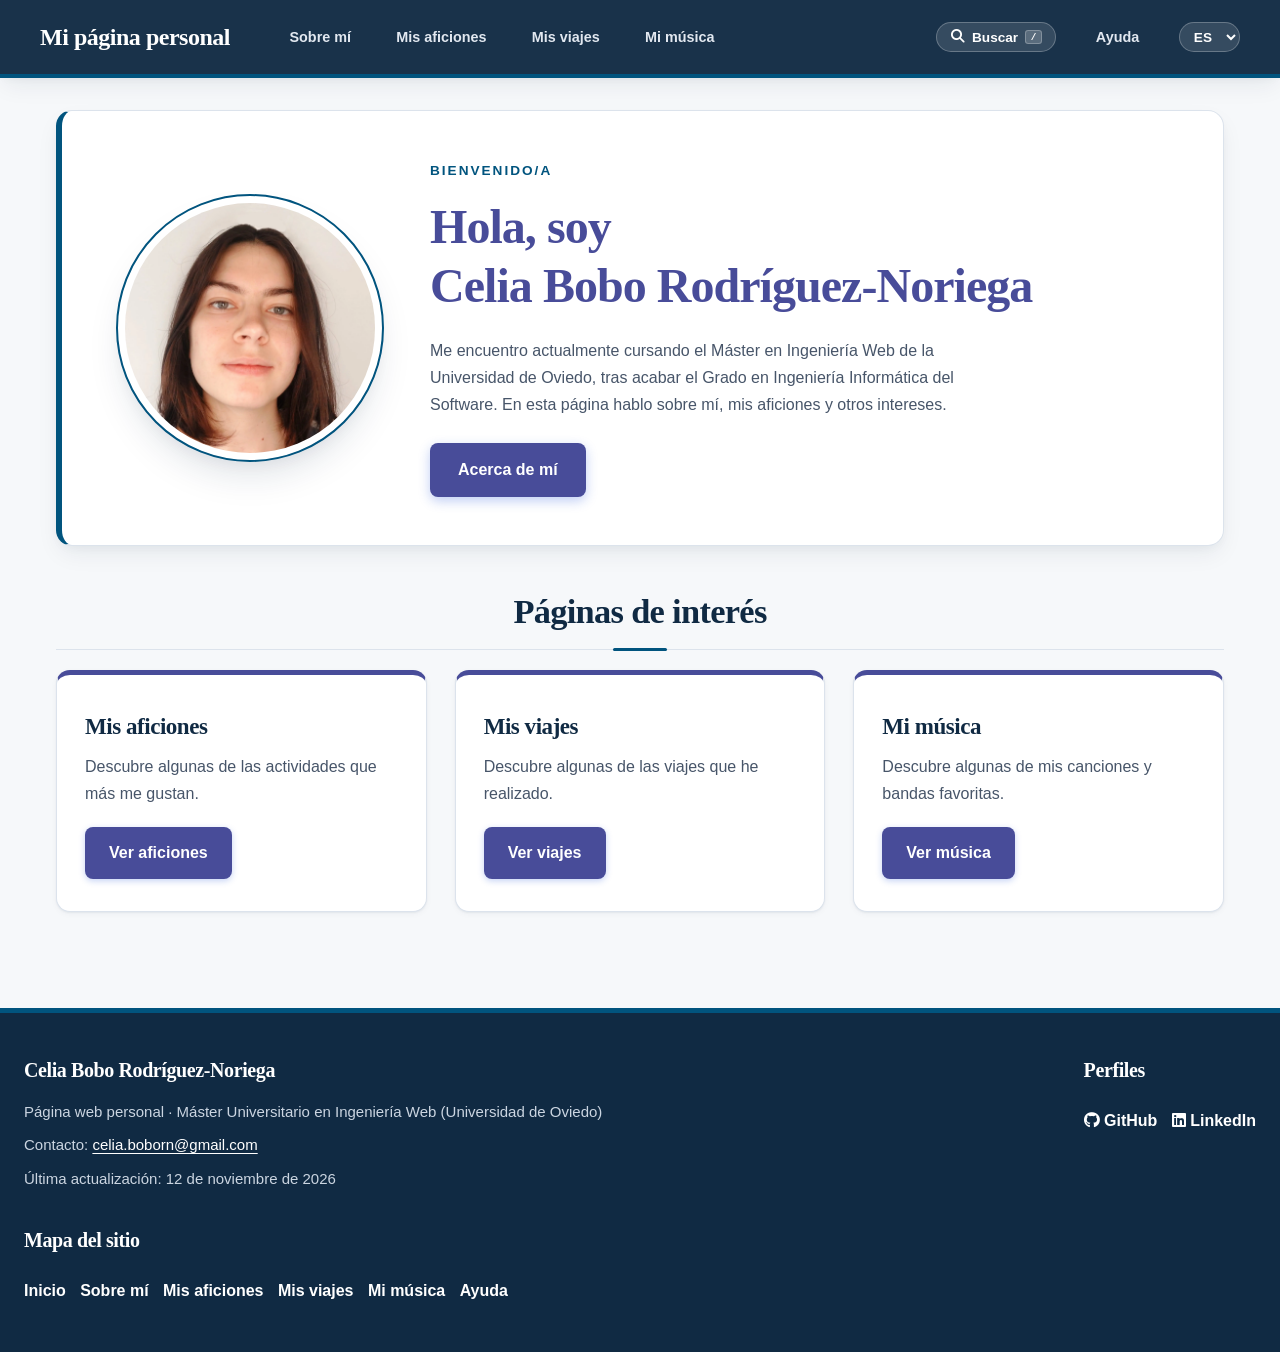
<file: index.html>
<!DOCTYPE html>
<html lang="es">
    <head>
        <meta charset="UTF-8">
        <meta name="viewport" content="width=device-width, initial-scale=1.0">
        <meta name="description" content="Página web personal de Celia Bobo Rodríguez-Noriega">
        <title data-i18n="index.meta.title">Inicio | Mi página personal</title>
        <link rel="stylesheet" href="css/estilos.css">
        <link rel="stylesheet" href="https://cdnjs.cloudflare.com/ajax/libs/font-awesome/6.4.0/css/all.min.css">
        <script>
            (function() {
                const idiomaGuardado = localStorage.getItem('idioma_pref');
                if (idiomaGuardado === 'en') {
                    document.documentElement.classList.add('traduciendo');
                }
            })();
        </script>
    </head>
    <body class="pagina-inicio">
        <a href="#main-content" data-i18n="skip.link">Saltar al contenido principal</a>
        <header>
            <h1><a href="index.html" data-i18n="header.title">Mi página personal</a></h1>
            <nav aria-label="Navegación principal" data-i18n-aria-label="aria.mainNav">
                <a href="sobre-mi.html" data-i18n="nav.sobreMi">Sobre mí</a>
                <a href="aficiones.html" data-i18n="nav.aficiones">Mis aficiones</a>
                <a href="viajes.html" data-i18n="nav.viajes">Mis viajes</a>
                <a href="musica.html" data-i18n="nav.musica">Mi música</a>
            </nav>
            <nav aria-label="Navegación secundaria" data-i18n-aria-label="aria.secondaryNav">
                <button type="button" aria-haspopup="dialog" aria-expanded="false" data-i18n-title="search.openTitle" title="Buscar en el sitio web (Atajo: /)" aria-label="Buscar en el sitio" data-i18n-aria-label="aria.searchOpen">
                    <span class="fa-solid fa-magnifying-glass" aria-hidden="true"></span>
                    <span data-i18n="search.openBtn">Buscar</span>
                    <kbd>/</kbd>
                </button>
                <a href="ayuda.html" data-i18n="nav.ayuda">Ayuda</a>
                <label for="selector-idioma">
                    <span class="sr-only" data-i18n="lang.label">Seleccionar idioma</span>
                    <select id="selector-idioma" onchange="cambiarIdioma(this.value)">
                        <option value="es">ES</option>
                        <option value="en">EN</option>
                    </select>
                </label>
            </nav>
        </header>
        <main id="main-content">
            <!-- SECCIÓN 1: Bienvenida -->
            <section>
                <p data-i18n="index.welcome">BIENVENIDO/A</p>

                <h2>
                    <span data-i18n="index.greeting">Hola, soy</span>
                    <span>Celia Bobo Rodríguez-Noriega</span>
                </h2>

                <p data-i18n="index.bio">
                    Me encuentro actualmente cursando el Máster en
                    Ingeniería Web de la Universidad de Oviedo, tras
                    acabar el Grado en Ingeniería Informática del
                    Software. En esta página hablo sobre mí, mis
                    aficiones y otros intereses.
                </p>

                <a href="sobre-mi.html" title="Ir a la sección con información personal y académica" data-i18n-title="title.aboutLink" data-i18n="index.btnAbout">
                    Acerca de mí
                </a>
                <img
                    src="multimedia/img/foto-perfil.webp"
                    alt="Fotografía de Celia Bobo Rodríguez-Noriega" data-i18n-alt="alt.profilePhoto"
                    height="2048"
                    width="2048"
                >
            </section>

            <!-- SECCIÓN 2: Páginas de interés -->
            <section id="intereses">
                <h2 data-i18n="index.interests.title">Páginas de interés</h2>
                
                <article>
                    <h3 data-i18n="index.interests.hobbies.h3">Mis aficiones</h3>
                    <p data-i18n="index.interests.hobbies.p">
                        Descubre algunas de las actividades e intereses: mis películas y series favoritas, mis mascotas o mis visitas al Jardín Botánico de Gijón.

                    </p>
                    <a href="aficiones.html" title="Explorar películas, mascotas y botánica" data-i18n-title="title.hobbiesCard" data-i18n="index.interests.hobbies.btn">Ver aficiones</a>
                </article>

                <article>
                    <h3 data-i18n="index.interests.travels.h3">Mis viajes</h3>
                    <p data-i18n="index.interests.travels.p">
                        Descubre algunos de los viajes que he realizado: Sanabria, Alemania y Chicago.
                    </p>
                    <a href="viajes.html" title="Explorar viajes a Sanabria, Alemania y Estados Unidos" data-i18n-title="title.travelsCard" data-i18n="index.interests.travels.btn">Ver viajes</a>
                </article>

                <article>
                    <h3 data-i18n="index.interests.music.h3">Mi música</h3>
                    <p data-i18n="index.interests.music.p">
                        Descubre algunas de mis canciones y bandas favoritas, desde música española hasta bandas japonesas.
                    </p>
                    <a href="musica.html" title="Escuchar grupos y canciones favoritas" data-i18n-title="title.musicCard" data-i18n="index.interests.music.btn">Ver música</a>
                </article>
            </section>
        </main>

        <!-- Buscador modal semántico -->
        <dialog aria-label="Buscador del sitio web" data-i18n-aria-label="aria.searchDialog">
            <form role="search" method="dialog">
                <label for="campo-busqueda">
                    <span class="fa-solid fa-magnifying-glass" aria-hidden="true"></span>
                    <span class="sr-only" data-i18n="search.label">Buscar contenido</span>
                    <input id="campo-busqueda" type="search" name="q" placeholder="Buscar en el sitio web... (ej. Coraline, viajes, CV)" autocomplete="off" spellcheck="false" data-i18n="search.placeholder">
                </label>
                <button type="reset" title="Borrar búsqueda" data-i18n-title="search.clear" aria-label="Borrar texto" data-i18n-aria-label="aria.searchClear">
                    <span class="fa-solid fa-xmark" aria-hidden="true"></span>
                </button>
                <button type="submit" value="cancel" title="Cerrar buscador (Escape)" data-i18n-title="search.close" aria-label="Cerrar modal" data-i18n-aria-label="aria.searchClose">
                    <kbd>Esc</kbd>
                </button>
            </form>
            <output aria-live="polite">
                <!-- Se inyecta dinámicamente -->
            </output>
            <footer>
                <small>
                    <kbd>↑</kbd> <kbd>↓</kbd> <span data-i18n="search.hintNav">para navegar</span>
                    <kbd>Enter</kbd> <span data-i18n="search.hintSelect">para abrir</span>
                    <kbd>Esc</kbd> <span data-i18n="search.hintClose">para cerrar</span>
                </small>
            </footer>
        </dialog>

        <footer>
            <section>
                <h2>Celia Bobo Rodríguez-Noriega</h2>
                <p data-i18n="footer.master">Página web personal · Máster Universitario en Ingeniería Web (Universidad de Oviedo)</p>
                <p><span data-i18n="footer.contact">Contacto:</span> <a href="mailto:celia.boborn@gmail.com" title="Enviar un correo electrónico a Celia" data-i18n-title="title.mailFooter">celia.boborn@gmail.com</a></p>
                <p><span data-i18n="footer.lastMod">Última actualización:</span> <time datetime="2026-11-12" data-i18n="footer.date">12 de noviembre de 2026</time></p>
            </section>
            <nav aria-label="Redes sociales y perfiles profesionales" data-i18n-aria-label="aria.social">
                <h2 data-i18n="footer.social">Perfiles</h2>
                <ul>
                    <li>
                        <a href="https://github.com/celiabrn" target="_blank" rel="noopener noreferrer" title="Perfil de GitHub de Celia (se abre en una pestaña nueva)" data-i18n-title="title.githubExt" aria-label="Perfil de GitHub de Celia (se abre en una pestaña nueva)" data-i18n-aria-label="aria.github">
                            <span class="fa-brands fa-github" aria-hidden="true"></span> GitHub
                        </a>
                    </li>
                    <li>
                        <a href="https://linkedin.com/in/celia-bobo-rodríguez-noriega" target="_blank" rel="noopener noreferrer" title="Perfil de LinkedIn de Celia (se abre en una pestaña nueva)" data-i18n-title="title.linkedinExt" aria-label="Perfil de LinkedIn de Celia (se abre en una pestaña nueva)" data-i18n-aria-label="aria.linkedin">
                            <span class="fa-brands fa-linkedin" aria-hidden="true"></span> LinkedIn
                        </a>
                    </li>           
                </ul>
            </nav>
            <nav aria-label="Mapa del sitio" data-i18n-aria-label="aria.sitemap">
                <h2 data-i18n="footer.sitemap">Mapa del sitio</h2>
                <ul>
                    <li><a href="index.html" data-i18n="nav.inicio">Inicio</a></li>
                    <li><a href="sobre-mi.html" data-i18n="nav.sobreMi">Sobre mí</a></li>
                    <li><a href="aficiones.html" data-i18n="nav.aficiones">Mis aficiones</a></li>
                    <li><a href="viajes.html" data-i18n="nav.viajes">Mis viajes</a></li>
                    <li><a href="musica.html" data-i18n="nav.musica">Mi música</a></li>
                    <li><a href="ayuda.html" data-i18n="nav.ayuda">Ayuda</a></li>
                </ul>
            </nav>
        </footer>
        <script src="js/i18n.js"></script>
        <script src="js/buscador.js"></script>
    </body>
</html>
</file>
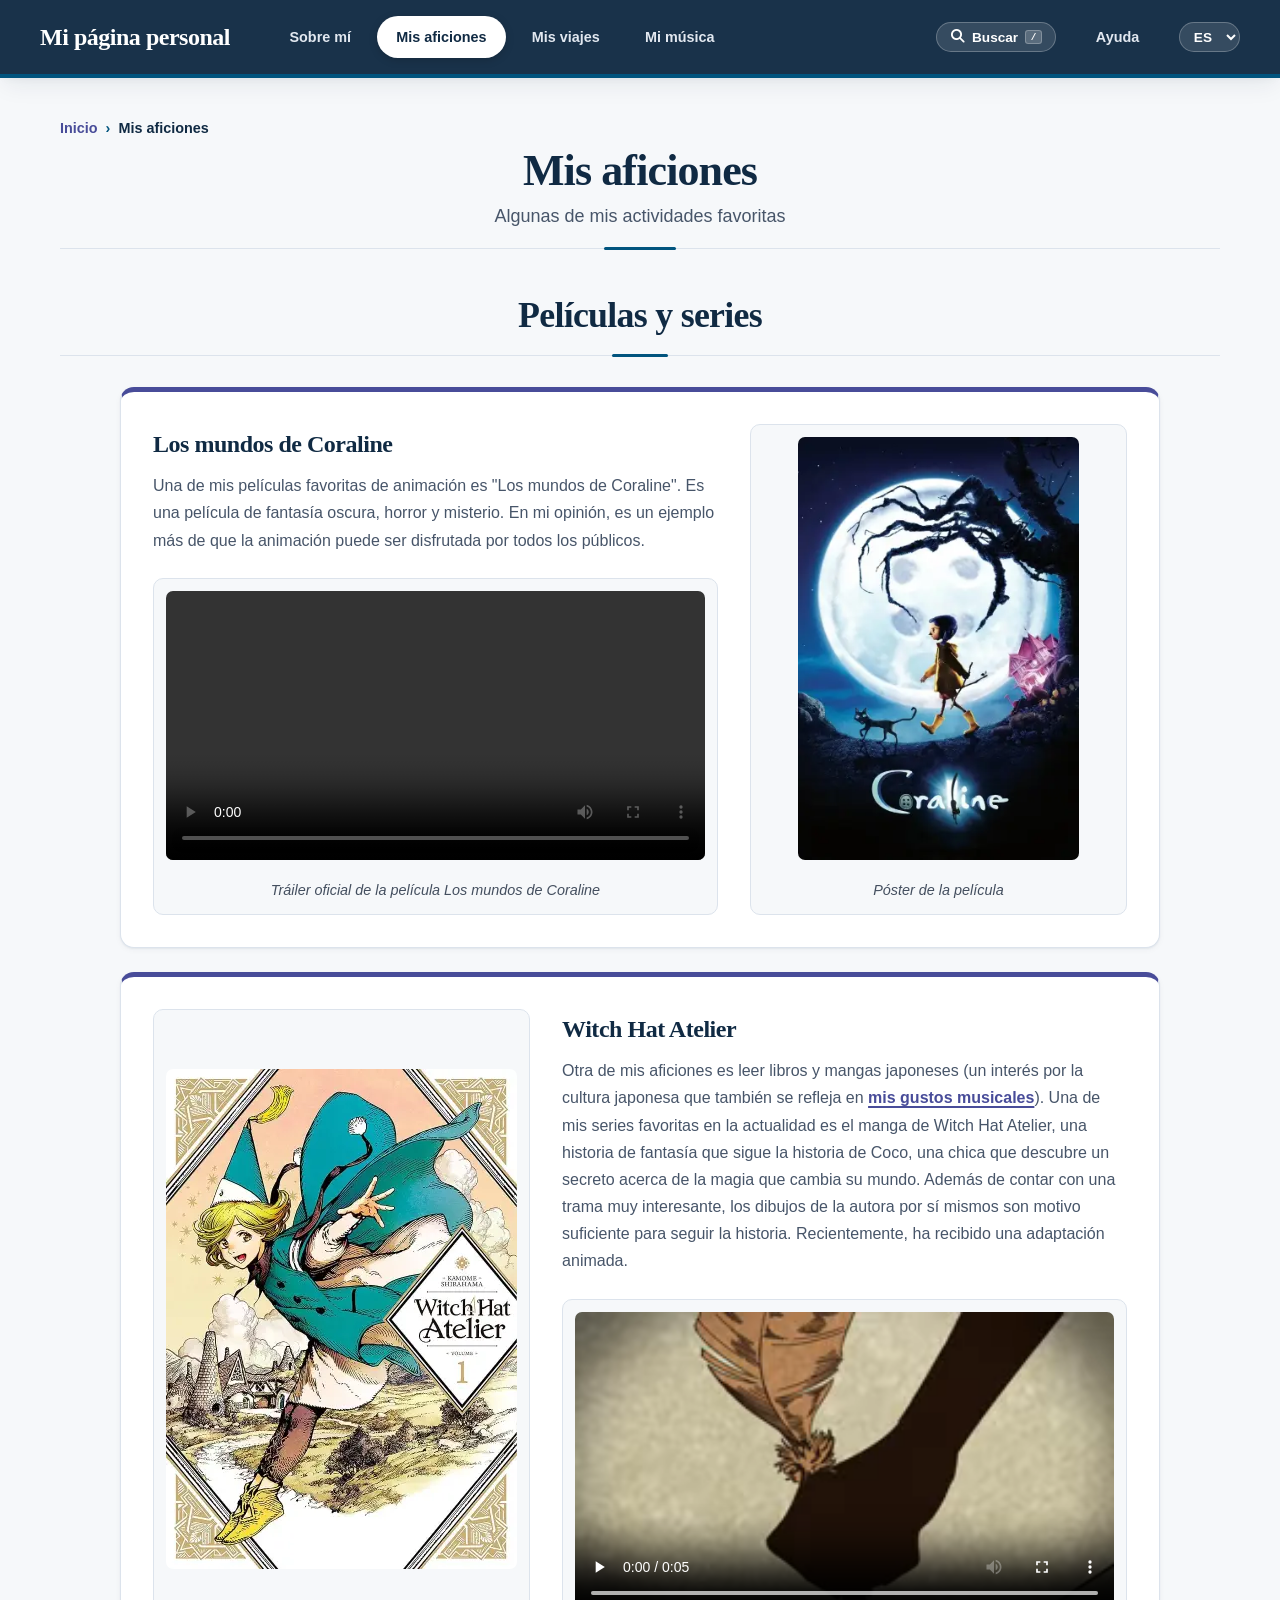
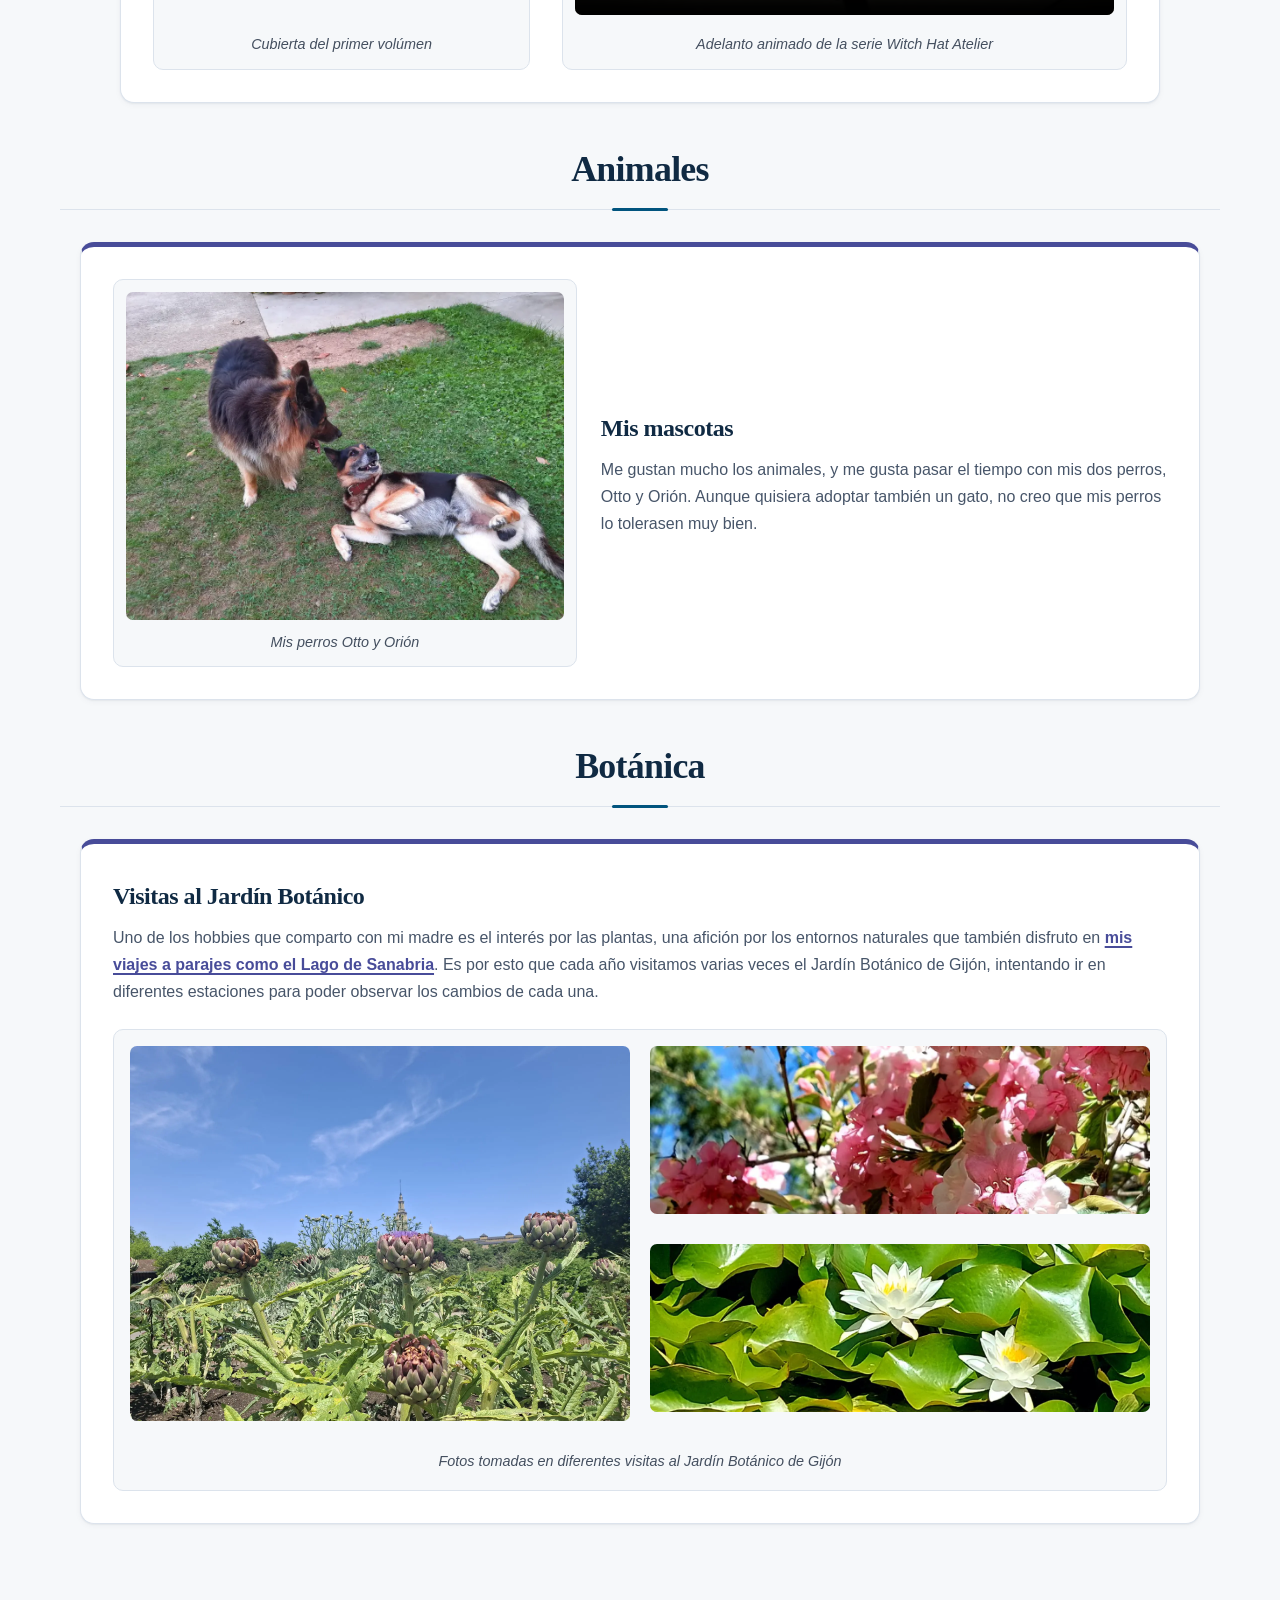
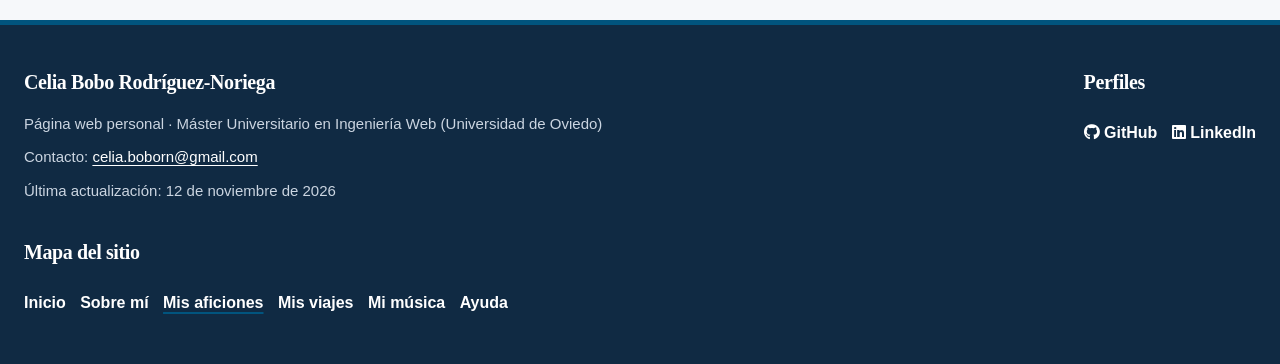
<file: aficiones.html>
<!DOCTYPE html>
<html lang="es">
    <head>
        <meta charset="UTF-8">
        <meta name="viewport" content="width=device-width, initial-scale=1.0">
        <meta name="description" content="Aficiones e intereses de Celia Bobo Rodríguez-Noriega">
        <title data-i18n="hobbies.meta.title">Aficiones | Mi página personal</title>
        <link rel="stylesheet" href="css/estilos.css">
        <link rel="stylesheet" href="https://cdnjs.cloudflare.com/ajax/libs/font-awesome/6.4.0/css/all.min.css">
        
        <script>
            (function() {
                const idiomaGuardado = localStorage.getItem('idioma_pref');
                if (idiomaGuardado === 'en') {
                    document.documentElement.classList.add('traduciendo');
                }
            })();
        </script>
    </head>
    <body>
        <a href="#main-content" data-i18n="skip.link">Saltar al contenido principal</a>
        <header>
            <h1><a href="index.html" data-i18n="header.title">Mi página personal</a></h1>
            <nav aria-label="Navegación principal" data-i18n-aria-label="aria.mainNav">
                <a href="sobre-mi.html" data-i18n="nav.sobreMi">Sobre mí</a>
                <a href="aficiones.html" aria-current="page" data-i18n="nav.aficiones">Mis aficiones</a>
                <a href="viajes.html" data-i18n="nav.viajes">Mis viajes</a>
                <a href="musica.html" data-i18n="nav.musica">Mi música</a>
            </nav>
            <nav aria-label="Navegación secundaria" data-i18n-aria-label="aria.secondaryNav">
                <button type="button" aria-haspopup="dialog" aria-expanded="false" data-i18n-title="search.openTitle" title="Buscar en el sitio web (Atajo: /)" aria-label="Buscar en el sitio" data-i18n-aria-label="aria.searchOpen">
                    <span class="fa-solid fa-magnifying-glass" aria-hidden="true"></span>
                    <span data-i18n="search.openBtn">Buscar</span>
                    <kbd>/</kbd>
                </button>
                <a href="ayuda.html" data-i18n="nav.ayuda">Ayuda</a>
                <label for="selector-idioma">
                    <span class="sr-only" data-i18n="lang.label">Seleccionar idioma</span>
                    <select id="selector-idioma" onchange="cambiarIdioma(this.value)">
                        <option value="es">ES</option>
                        <option value="en">EN</option>
                    </select>
                </label>
            </nav>
        </header>
        <main id="main-content">
            <nav aria-label="Migas de pan" data-i18n-aria-label="aria.breadcrumb">
                <ol>
                    <li><a href="index.html" data-i18n="nav.inicio">Inicio</a></li>
                    <li aria-current="page" data-i18n="nav.aficiones">Mis aficiones</li>
                </ol>
            </nav>
            <header>
                <h2 data-i18n="nav.aficiones">Mis aficiones</h2>
                <p data-i18n="hobbies.header.p">Algunas de mis actividades favoritas</p>
            </header>

            <!-- SECCIÓN 1: Películas y Series -->
            <section id="peliculas">
                <h2 data-i18n="hobbies.movies.section">Películas y series</h2>
                
                <article>
                    <header>
                        <h3 data-i18n="hobbies.coraline.h3">Los mundos de Coraline</h3>
                        <p data-i18n="hobbies.coraline.p">
                            Una de mis películas favoritas de animación es "Los mundos de Coraline". Es una película
                            de fantasía oscura, horror y misterio. En mi opinión, es un ejemplo más de que la animación
                            puede ser disfrutada por todos los públicos.
                        </p>
                    </header>
                    <figure>
                        <video controls preload="metadata" title="Reproductor de vídeo: tráiler oficial de la película Los mundos de Coraline en stop-motion" data-i18n-title="title.coralineVideo">
                            <source src="multimedia/video/coraline.mp4" type="video/mp4">
                            <track kind="captions" src="multimedia/video/coraline-es.vtt" srclang="es" label="Español" default>
                            <track kind="captions" src="multimedia/video/coraline-en.vtt" srclang="en" label="English">
                            Tu navegador no admite la reproducción de vídeo.
                        </video>
                        <figcaption data-i18n="hobbies.coraline.videoCap">Tráiler oficial de la película Los mundos de Coraline</figcaption>
                    </figure>
                    <figure>
                        <img src="multimedia/img/coraline-cover.webp" alt="Póster oficial de la película Los mundos de Coraline mostrando a la protagonista con un fondo tétrico de botones y misterio" data-i18n-alt="alt.coraline" title="Póster oficial de Los mundos de Coraline" data-i18n-title="title.coralineImg" width="867" height="1300">
                        <figcaption data-i18n="hobbies.coraline.imgCap">Póster de la película</figcaption>
                    </figure>
                </article>

                <article>
                    <header>
                        <h3 data-i18n="hobbies.wha.h3">Witch Hat Atelier</h3>
                        <p data-i18n="hobbies.wha.p">
                            Otra de mis aficiones es leer libros y mangas japoneses. Una de mis series favoritas en la actualidad es 
                            el manga de Witch Hat Atelier, una historia de fantasía que sigue la historia de Coco, una chica que descubre 
                            un secreto acerca de la magia que cambia su mundo. Además de contar con una trama muy interesante, los dibujos
                            de la autora por sí mismos son motivo suficiente para seguir la historia. Recientemente, ha recibido una adaptación
                            animada.
                        </p>
                    </header>
                    <figure>
                        <video controls preload="metadata" title="Reproductor de vídeo: adelanto de Witch Hat Atelier" data-i18n-title="title.whaVideo">
                            <source src="multimedia/video/wha.mp4" type="video/mp4">
                            <track kind="captions" src="multimedia/video/wha-es.vtt" srclang="es" label="Español" default>
                            <track kind="captions" src="multimedia/video/wha-en.vtt" srclang="en" label="English">
                            Tu navegador no admite la reproducción de vídeo.
                        </video>
                        <figcaption data-i18n="hobbies.wha.videoCap">Adelanto animado de la serie Witch Hat Atelier</figcaption>
                    </figure>
                    <figure>
                        <img src="multimedia/img/wha-cover.webp" alt="Cubierta del primer volumen del manga Witch Hat Atelier" data-i18n-alt="alt.wha" title="Cubierta del primer volumen de Witch Hat Atelier" data-i18n-title="title.whaImg" width="702" height="1000">
                        <figcaption data-i18n="hobbies.wha.imgCap">Cubierta del primer volúmen</figcaption>
                    </figure>
                </article>
            </section>

            <!-- SECCIÓN 2: Animales -->
            <section id="animales">
                <h2 data-i18n="hobbies.animals.section">Animales</h2>
                <article>
                    <figure>
                        <img src="multimedia/img/perros.webp" loading="lazy" alt="Fotografía de mis perros Otto y Orión" data-i18n-alt="alt.dogs" title="Otto y Orión" data-i18n-title="title.dogsImg" width="2000" height="1500">
                        <figcaption data-i18n="hobbies.animals.cap">Mis perros Otto y Orión</figcaption>
                    </figure>
                    <header>
                        <h3 data-i18n="hobbies.animals.h3">Mis mascotas</h3>
                        <p data-i18n="hobbies.animals.p">
                            Me gustan mucho los animales, y me gusta pasar el tiempo con mis dos perros, Otto y Orión. Aunque
                            quisiera adoptar también un gato, no creo que mis perros lo tolerasen muy bien.
                        </p>
                    </header>
                </article>
            </section>

            <!-- SECCIÓN 3: Botánica -->
            <section id="botanica">
                <h2 data-i18n="hobbies.botany.section">Botánica</h2>
                <article>
                    <h3 data-i18n="hobbies.botany.h3">Visitas al Jardín Botánico</h3>
                    <p data-i18n="hobbies.botany.p">
                        Uno de los hobbies que comparto con mi madre es el interés por las plantas. Es por esto que
                        cada año visitamos varias veces el Jardín Botánico de Gijón, intentando ir en diferentes estaciones 
                        para poder observar los cambios de cada una.
                    </p>
                    <figure>
                        <img src="multimedia/img/botanico1.webp" loading="lazy" alt="Flores de alcachofa en la huerta del botánico" data-i18n-alt="alt.botany1" title="Flores de alcachofa en el Jardín Botánico de Gijón" data-i18n-title="title.botany1Img" width="2000" height="1500">
                        <img src="multimedia/img/botanico2.webp" loading="lazy" alt="Flores de azalea en el botánico" data-i18n-alt="alt.botany2" title="Flores de azalea en el Jardín Botánico de Gijón" data-i18n-title="title.botany2Img" width="1153" height="2048">
                        <img src="multimedia/img/botanico3.webp" loading="lazy" alt="Nenúfares en flor en el botánico" data-i18n-alt="alt.botany3" title="Nenúfares en flor en el Jardín Botánico de Gijón" data-i18n-title="title.botany3Img" width="1536" height="2048">
                        <figcaption data-i18n="hobbies.botany.cap">Fotos tomadas en diferentes visitas al Jardín Botánico de Gijón</figcaption>
                    </figure>
                </article>
            </section>
        </main>

        <!-- Buscador modal semántico -->
        <dialog aria-label="Buscador del sitio web" data-i18n-aria-label="aria.searchDialog">
            <form role="search" method="dialog">
                <label for="campo-busqueda">
                    <span class="fa-solid fa-magnifying-glass" aria-hidden="true"></span>
                    <span class="sr-only" data-i18n="search.label">Buscar contenido</span>
                    <input id="campo-busqueda" type="search" name="q" placeholder="Buscar en el sitio web... (ej. Coraline, viajes, CV)" autocomplete="off" spellcheck="false" data-i18n="search.placeholder">
                </label>
                <button type="reset" title="Borrar búsqueda" data-i18n-title="search.clear" aria-label="Borrar texto" data-i18n-aria-label="aria.searchClear">
                    <span class="fa-solid fa-xmark" aria-hidden="true"></span>
                </button>
                <button type="submit" value="cancel" title="Cerrar buscador (Escape)" data-i18n-title="search.close" aria-label="Cerrar modal" data-i18n-aria-label="aria.searchClose">
                    <kbd>Esc</kbd>
                </button>
            </form>
            <output aria-live="polite">
                <!-- Se inyecta dinámicamente -->
            </output>
            <footer>
                <small>
                    <kbd>↑</kbd> <kbd>↓</kbd> <span data-i18n="search.hintNav">para navegar</span>
                    <kbd>Enter</kbd> <span data-i18n="search.hintSelect">para abrir</span>
                    <kbd>Esc</kbd> <span data-i18n="search.hintClose">para cerrar</span>
                </small>
            </footer>
        </dialog>

        <footer>
            <section>
                <h2>Celia Bobo Rodríguez-Noriega</h2>
                <p data-i18n="footer.master">Página web personal · Máster Universitario en Ingeniería Web (Universidad de Oviedo)</p>
                <p><span data-i18n="footer.contact">Contacto:</span> <a href="mailto:celia.boborn@gmail.com" title="Enviar un correo electrónico a Celia" data-i18n-title="title.mailFooter">celia.boborn@gmail.com</a></p>
                <p><span data-i18n="footer.lastMod">Última actualización:</span> <time datetime="2026-11-12" data-i18n="footer.date">12 de noviembre de 2026</time></p>
            </section>
            <nav aria-label="Redes sociales y perfiles profesionales" data-i18n-aria-label="aria.social">
                <h2 data-i18n="footer.social">Perfiles</h2>
                <ul>
                    <li>
                        <a href="https://github.com/celiabrn" target="_blank" rel="noopener noreferrer" title="Perfil de GitHub de Celia (se abre en una pestaña nueva)" data-i18n-title="title.githubExt" aria-label="Perfil de GitHub de Celia (se abre en una pestaña nueva)" data-i18n-aria-label="aria.github">
                            <span class="fa-brands fa-github" aria-hidden="true"></span> GitHub
                        </a>
                    </li>
                    <li>
                        <a href="https://linkedin.com/in/celia-bobo-rodríguez-noriega" target="_blank" rel="noopener noreferrer" title="Perfil de LinkedIn de Celia (se abre en una pestaña nueva)" data-i18n-title="title.linkedinExt" aria-label="Perfil de LinkedIn de Celia (se abre en una pestaña nueva)" data-i18n-aria-label="aria.linkedin">
                            <span class="fa-brands fa-linkedin" aria-hidden="true"></span> LinkedIn
                        </a>
                    </li>           
                </ul>
            </nav>
            <nav aria-label="Mapa del sitio" data-i18n-aria-label="aria.sitemap">
                <h2 data-i18n="footer.sitemap">Mapa del sitio</h2>
                <ul>
                    <li><a href="index.html" data-i18n="nav.inicio">Inicio</a></li>
                    <li><a href="sobre-mi.html" data-i18n="nav.sobreMi">Sobre mí</a></li>
                    <li><a href="aficiones.html" aria-current="page" data-i18n="nav.aficiones">Mis aficiones</a></li>
                    <li><a href="viajes.html" data-i18n="nav.viajes">Mis viajes</a></li>
                    <li><a href="musica.html" data-i18n="nav.musica">Mi música</a></li>
                    <li><a href="ayuda.html" data-i18n="nav.ayuda">Ayuda</a></li>
                </ul>
            </nav>
        </footer>
        <script src="js/i18n.js"></script>
        <script src="js/buscador.js"></script>
    </body>
</html>
</file>
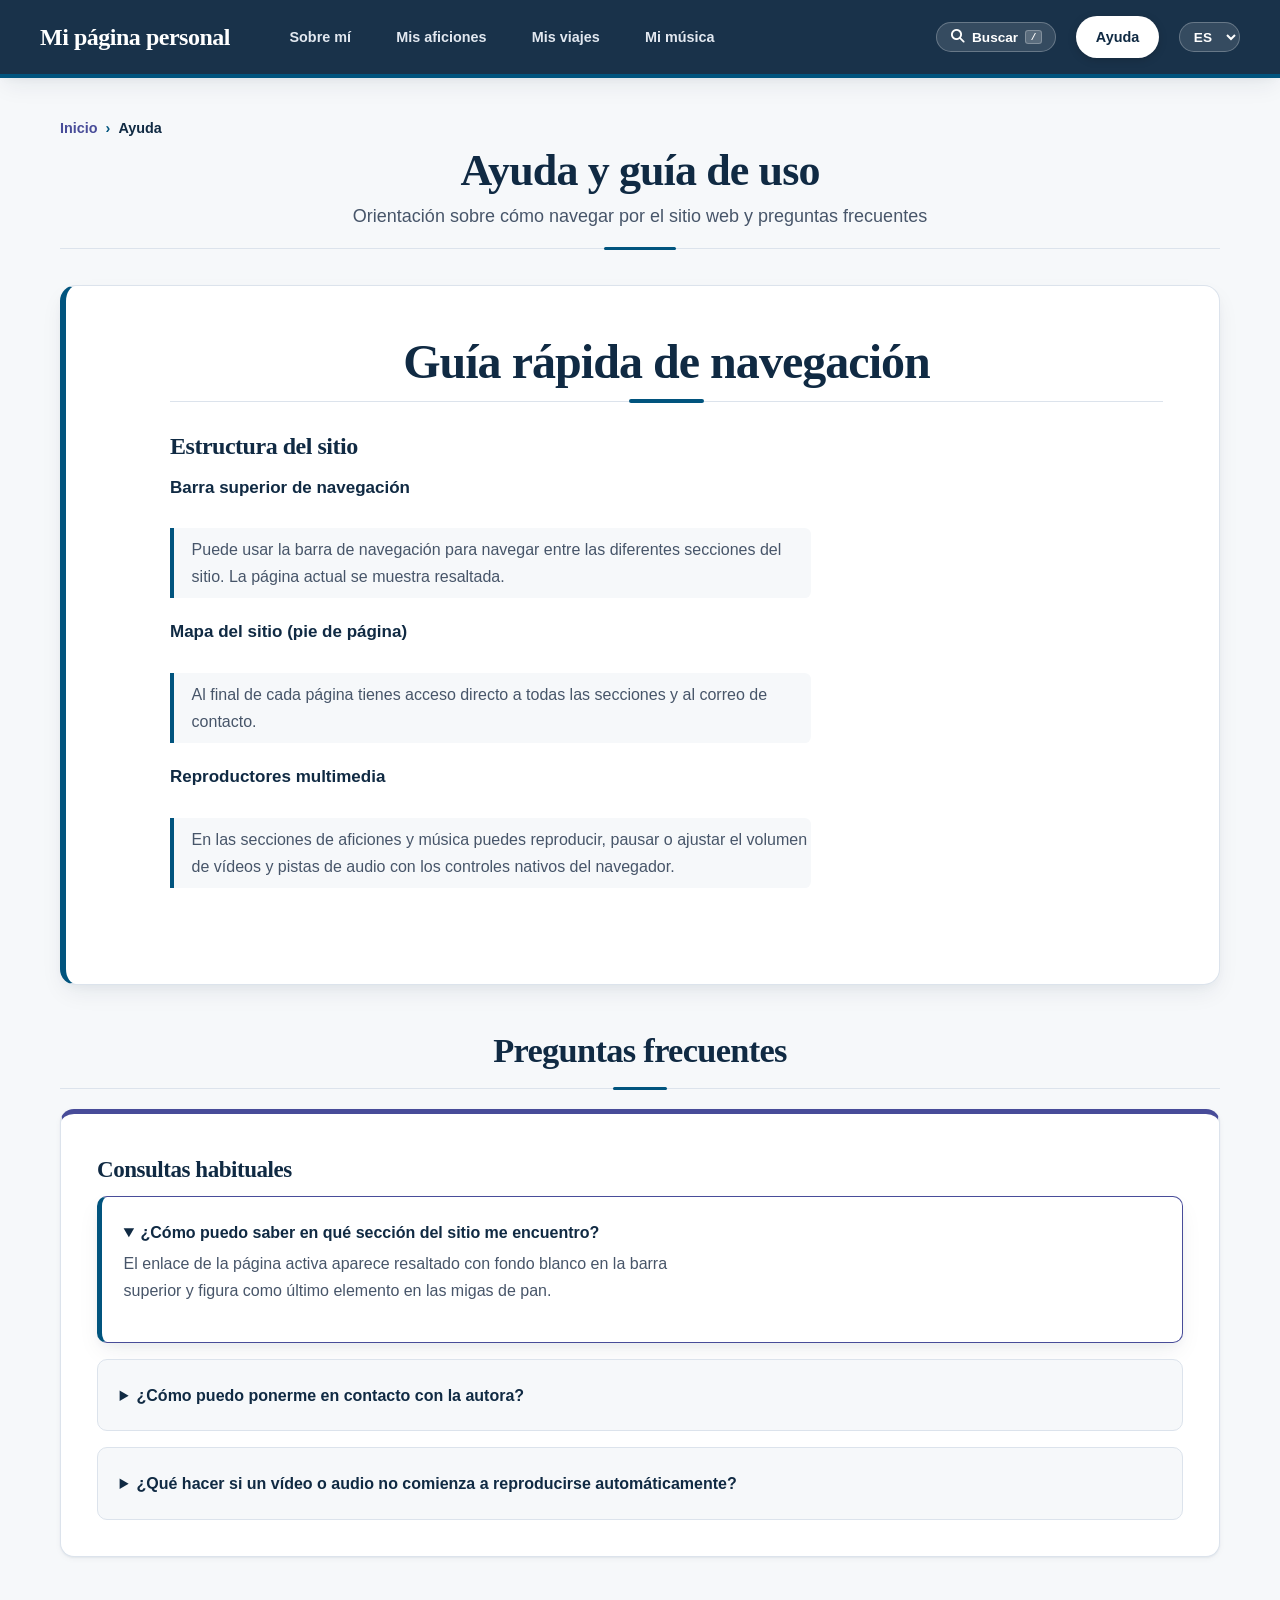
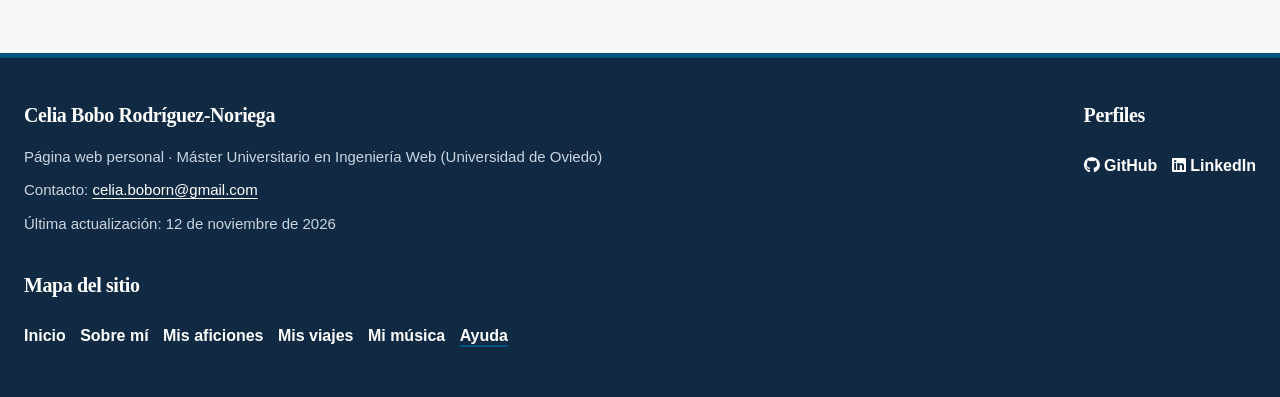
<file: ayuda.html>
<!DOCTYPE html>
<html lang="es">
    <head>
        <meta charset="UTF-8">
        <meta name="viewport" content="width=device-width, initial-scale=1.0">
        <meta name="description" content="Ayuda, guía de navegación y preguntas frecuentes de la página web personal de Celia Bobo Rodríguez-Noriega">
        <title data-i18n="help.meta.title">Ayuda | Mi página personal</title>
        <link rel="stylesheet" href="css/estilos.css">
        <link rel="stylesheet" href="https://cdnjs.cloudflare.com/ajax/libs/font-awesome/6.4.0/css/all.min.css">
        <script>
            (function() {
                const idiomaGuardado = localStorage.getItem('idioma_pref');
                if (idiomaGuardado === 'en') {
                    document.documentElement.classList.add('traduciendo');
                }
            })();
        </script>
    </head>
    <body>
        <a href="#main-content" data-i18n="skip.link">Saltar al contenido principal</a>
        <header>
            <h1><a href="index.html" data-i18n="header.title">Mi página personal</a></h1>
            <nav aria-label="Navegación principal" data-i18n-aria-label="aria.mainNav">
                <a href="sobre-mi.html" data-i18n="nav.sobreMi">Sobre mí</a>
                <a href="aficiones.html" data-i18n="nav.aficiones">Mis aficiones</a>
                <a href="viajes.html" data-i18n="nav.viajes">Mis viajes</a>
                <a href="musica.html" data-i18n="nav.musica">Mi música</a>
            </nav>
            <nav aria-label="Navegación secundaria" data-i18n-aria-label="aria.secondaryNav">
                <button type="button" aria-haspopup="dialog" aria-expanded="false" data-i18n-title="search.openTitle" title="Buscar en el sitio web (Atajo: /)" aria-label="Buscar en el sitio" data-i18n-aria-label="aria.searchOpen">
                    <span class="fa-solid fa-magnifying-glass" aria-hidden="true"></span>
                    <span data-i18n="search.openBtn">Buscar</span>
                    <kbd>/</kbd>
                </button>
                <a href="ayuda.html" aria-current="page" data-i18n="nav.ayuda">Ayuda</a>
                <label for="selector-idioma">
                    <span class="sr-only" data-i18n="lang.label">Seleccionar idioma</span>
                    <select id="selector-idioma" onchange="cambiarIdioma(this.value)">
                        <option value="es">ES</option>
                        <option value="en">EN</option>
                    </select>
                </label>
            </nav>
        </header>
        <main id="main-content"> 
            <nav aria-label="Migas de pan" data-i18n-aria-label="aria.breadcrumb">
                <ol>
                    <li><a href="index.html" data-i18n="nav.inicio">Inicio</a></li>
                    <li aria-current="page" data-i18n="nav.ayuda">Ayuda</li>
                </ol>
            </nav>
            <header>
                <h2 data-i18n="help.header.h2">Ayuda y guía de uso</h2>
                <p data-i18n="help.header.p">Orientación sobre cómo navegar por el sitio web y preguntas frecuentes</p>
            </header>

            <section id="guia">
                <h2 data-i18n="help.navGuide.h2">Guía rápida de navegación</h2>
                <article>
                    <h3 data-i18n="help.navGuide.h3">Estructura del sitio</h3>
                    <dl>
                        <dt data-i18n="help.navGuide.dt1">Barra superior de navegación</dt>
                        <dd data-i18n="help.navGuide.dd1">Puede usar la barra de navegación para navegar entre las diferentes secciones del sitio. La página actual se muestra resaltada.</dd>
                        <dt data-i18n="help.navGuide.dt2">Mapa del sitio (pie de página)</dt>
                        <dd data-i18n="help.navGuide.dd2">Al final de cada página tienes acceso directo a todas las secciones y al correo de contacto.</dd>
                        <dt data-i18n="help.navGuide.dt3">Reproductores multimedia</dt>
                        <dd data-i18n="help.navGuide.dd3">En las secciones de aficiones y música puedes reproducir, pausar o ajustar el volumen de vídeos y pistas de audio con los controles nativos del navegador.</dd>
                    </dl>
                </article>
            </section>

            <section id="faq">
                <h2 data-i18n="help.faq.h2">Preguntas frecuentes</h2>
                <article>
                    <h3 data-i18n="help.faq.h3">Consultas habituales</h3>
                    <details open>
                        <summary data-i18n="help.faq.q1">¿Cómo puedo saber en qué sección del sitio me encuentro?</summary>
                        <p data-i18n="help.faq.a1">El enlace de la página activa aparece resaltado con fondo blanco en la barra superior y figura como último elemento en las migas de pan.</p>
                    </details>
                    <details>
                        <summary data-i18n="help.faq.q2">¿Cómo puedo ponerme en contacto con la autora?</summary>
                        <p><span data-i18n="help.faq.a2.part1">Puedes escribir directamente a</span> <a href="mailto:celia.boborn@gmail.com" title="Abrir cliente de correo para escribir a Celia" data-i18n-title="title.mailClient">celia.boborn@gmail.com</a> <span data-i18n="help.faq.a2.part2">desde el pie de página o desde la sección</span> <a href="sobre-mi.html" data-i18n="nav.sobreMi">Sobre mí</a>.</p>
                    </details>
                    <details>
                        <summary data-i18n="help.faq.q3">¿Qué hacer si un vídeo o audio no comienza a reproducirse automáticamente?</summary>
                        <p data-i18n="help.faq.a3">Por accesibilidad y ahorro de datos, los archivos multimedia no se reproducen de forma automática. Pulsa el botón de reproducción en los controles de cada reproductor.</p>
                    </details>
                </article>
            </section>
        </main>

        <!-- Buscador modal semántico -->
        <dialog aria-label="Buscador del sitio web" data-i18n-aria-label="aria.searchDialog">
            <form role="search" method="dialog">
                <label for="campo-busqueda">
                    <span class="fa-solid fa-magnifying-glass" aria-hidden="true"></span>
                    <span class="sr-only" data-i18n="search.label">Buscar contenido</span>
                    <input id="campo-busqueda" type="search" name="q" placeholder="Buscar en el sitio web... (ej. Coraline, viajes, CV)" autocomplete="off" spellcheck="false" data-i18n="search.placeholder">
                </label>
                <button type="reset" title="Borrar búsqueda" data-i18n-title="search.clear" aria-label="Borrar texto" data-i18n-aria-label="aria.searchClear">
                    <span class="fa-solid fa-xmark" aria-hidden="true"></span>
                </button>
                <button type="submit" value="cancel" title="Cerrar buscador (Escape)" data-i18n-title="search.close" aria-label="Cerrar modal" data-i18n-aria-label="aria.searchClose">
                    <kbd>Esc</kbd>
                </button>
            </form>
            <output aria-live="polite">
                <!-- Se inyecta dinámicamente -->
            </output>
            <footer>
                <small>
                    <kbd>↑</kbd> <kbd>↓</kbd> <span data-i18n="search.hintNav">para navegar</span>
                    <kbd>Enter</kbd> <span data-i18n="search.hintSelect">para abrir</span>
                    <kbd>Esc</kbd> <span data-i18n="search.hintClose">para cerrar</span>
                </small>
            </footer>
        </dialog>

        <footer>
            <section>
                <h2>Celia Bobo Rodríguez-Noriega</h2>
                <p data-i18n="footer.master">Página web personal · Máster Universitario en Ingeniería Web (Universidad de Oviedo)</p>
                <p><span data-i18n="footer.contact">Contacto:</span> <a href="mailto:celia.boborn@gmail.com" title="Enviar un correo electrónico a Celia" data-i18n-title="title.mailFooter">celia.boborn@gmail.com</a></p>
                <p><span data-i18n="footer.lastMod">Última actualización:</span> <time datetime="2026-11-12" data-i18n="footer.date">12 de noviembre de 2026</time></p>
            </section>
            <nav aria-label="Redes sociales y perfiles profesionales" data-i18n-aria-label="aria.social">
                <h2 data-i18n="footer.social">Perfiles</h2>
                <ul>
                    <li>
                        <a href="https://github.com/celiabrn" target="_blank" rel="noopener noreferrer" title="Perfil de GitHub de Celia (se abre en una pestaña nueva)" data-i18n-title="title.githubExt" aria-label="Perfil de GitHub de Celia (se abre en una pestaña nueva)" data-i18n-aria-label="aria.github">
                            <span class="fa-brands fa-github" aria-hidden="true"></span> GitHub
                        </a>
                    </li>
                    <li>
                        <a href="https://linkedin.com/in/celia-bobo-rodríguez-noriega" target="_blank" rel="noopener noreferrer" title="Perfil de LinkedIn de Celia (se abre en una pestaña nueva)" data-i18n-title="title.linkedinExt" aria-label="Perfil de LinkedIn de Celia (se abre en una pestaña nueva)" data-i18n-aria-label="aria.linkedin">
                            <span class="fa-brands fa-linkedin" aria-hidden="true"></span> LinkedIn
                        </a>
                    </li>           
                </ul>
            </nav>
            <nav aria-label="Mapa del sitio" data-i18n-aria-label="aria.sitemap">
                <h2 data-i18n="footer.sitemap">Mapa del sitio</h2>
                <ul>
                    <li><a href="index.html" data-i18n="nav.inicio">Inicio</a></li>
                    <li><a href="sobre-mi.html" data-i18n="nav.sobreMi">Sobre mí</a></li>
                    <li><a href="aficiones.html" data-i18n="nav.aficiones">Mis aficiones</a></li>
                    <li><a href="viajes.html" data-i18n="nav.viajes">Mis viajes</a></li>
                    <li><a href="musica.html" data-i18n="nav.musica">Mi música</a></li>
                    <li><a href="ayuda.html" aria-current="page" data-i18n="nav.ayuda">Ayuda</a></li>
                </ul>
            </nav>
        </footer>
        <script src="js/i18n.js"></script>
        <script src="js/buscador.js"></script>
    </body>
</html>
</file>
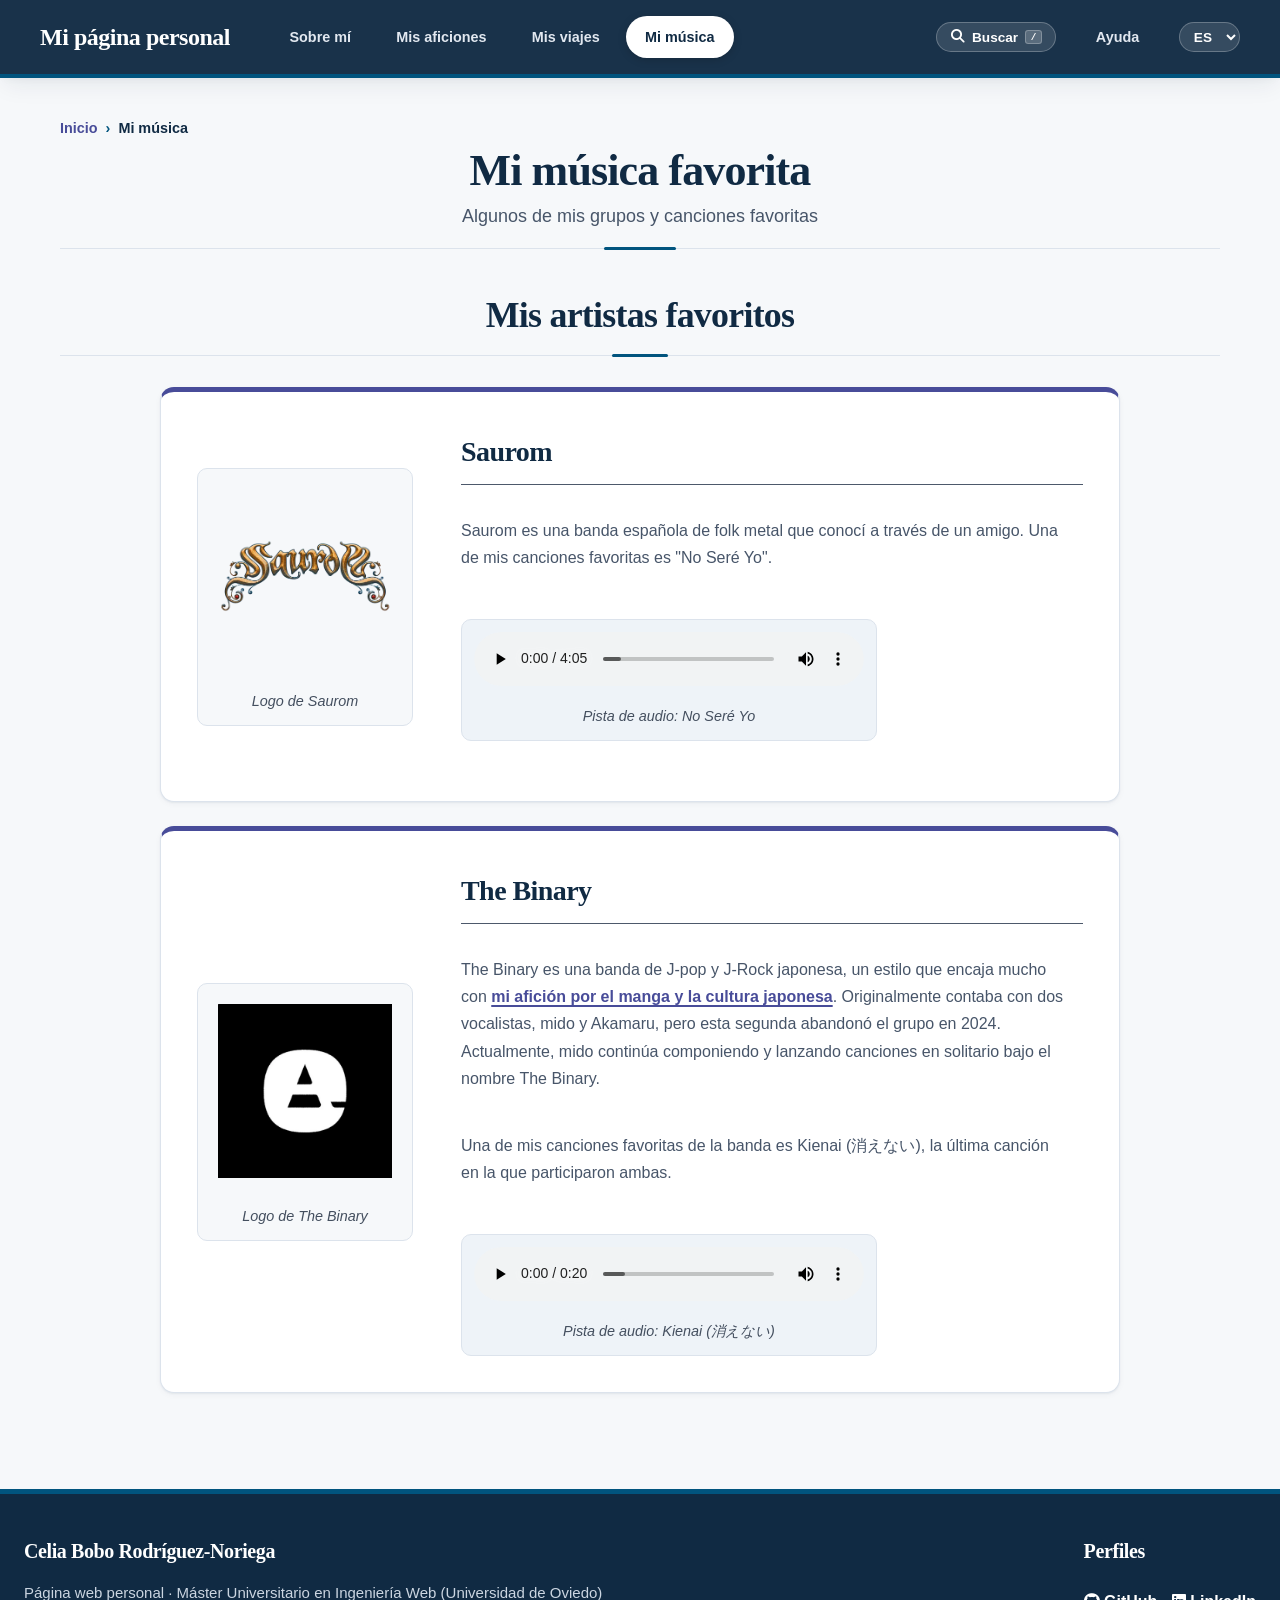
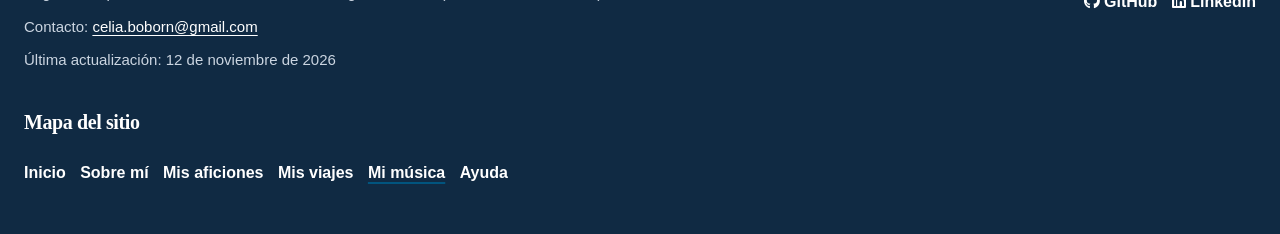
<file: musica.html>
<!DOCTYPE html>
<html lang="es">
    <head>
        <meta charset="UTF-8">
        <meta name="viewport" content="width=device-width, initial-scale=1.0">
        <meta name="description" content="Música y bandas favoritas de Celia Bobo Rodríguez-Noriega">
        <title data-i18n="music.meta.title">Música | Mi página personal</title>
        <link rel="stylesheet" href="css/estilos.css">
        <link rel="stylesheet" href="https://cdnjs.cloudflare.com/ajax/libs/font-awesome/6.4.0/css/all.min.css">
        <script>
            (function() {
                const idiomaGuardado = localStorage.getItem('idioma_pref');
                if (idiomaGuardado === 'en') {
                    document.documentElement.classList.add('traduciendo');
                }
            })();
        </script>
    </head>
    <body>
        <a href="#main-content" data-i18n="skip.link">Saltar al contenido principal</a>
        <header>
            <h1><a href="index.html" data-i18n="header.title">Mi página personal</a></h1>
            <nav aria-label="Navegación principal" data-i18n-aria-label="aria.mainNav">
                <a href="sobre-mi.html" data-i18n="nav.sobreMi">Sobre mí</a>
                <a href="aficiones.html" data-i18n="nav.aficiones">Mis aficiones</a>
                <a href="viajes.html" data-i18n="nav.viajes">Mis viajes</a>
                <a href="musica.html" aria-current="page" data-i18n="nav.musica">Mi música</a>
            </nav>
            <nav aria-label="Navegación secundaria" data-i18n-aria-label="aria.secondaryNav">
                <button type="button" aria-haspopup="dialog" aria-expanded="false" data-i18n-title="search.openTitle" title="Buscar en el sitio web (Atajo: /)" aria-label="Buscar en el sitio" data-i18n-aria-label="aria.searchOpen">
                    <span class="fa-solid fa-magnifying-glass" aria-hidden="true"></span>
                    <span data-i18n="search.openBtn">Buscar</span>
                    <kbd>/</kbd>
                </button>
                <a href="ayuda.html" data-i18n="nav.ayuda">Ayuda</a>
                <label for="selector-idioma">
                    <span class="sr-only" data-i18n="lang.label">Seleccionar idioma</span>
                    <select id="selector-idioma" onchange="cambiarIdioma(this.value)">
                        <option value="es">ES</option>
                        <option value="en">EN</option>
                    </select>
                </label>
            </nav>
        </header>
        <main id="main-content">
            <nav aria-label="Migas de pan" data-i18n-aria-label="aria.breadcrumb">
                <ol>
                    <li><a href="index.html" data-i18n="nav.inicio">Inicio</a></li>
                    <li aria-current="page" data-i18n="nav.musica">Mi música</li>
                </ol>
            </nav>
            <header>
                <h2 data-i18n="music.header.h2">Mi música favorita</h2>
                <p data-i18n="music.header.p">Algunos de mis grupos y canciones favoritas</p>
            </header>
            <section>
                <h2 data-i18n="music.section.h2">Mis artistas favoritos</h2>
                <article id="saurom">
                    <figure>
                        <img src="multimedia/img/saurom.webp" alt="Logo de Saurom" data-i18n-alt="alt.saurom">
                        <figcaption data-i18n="music.saurom.imgCap">Logo de Saurom</figcaption>
                    </figure>
                    <h3 data-i18n="music.saurom.h3">Saurom</h3>
                    <p data-i18n="music.saurom.p">
                        Saurom es una banda española de folk metal que conocí
                        a través de un amigo. Una de mis canciones favoritas
                        es "No Seré Yo".
                    </p>
                    <figure>
                        <audio controls preload="metadata" title="Reproductor de audio: No Seré Yo de Saurom" data-i18n-title="title.sauromAudio">
                            <source
                                src="multimedia/audio/saurom.mp3"
                                type="audio/mpeg"
                            >
                            Tu navegador no admite la reproducción de audio.
                        </audio>
                        <figcaption data-i18n="music.saurom.audioCap">Pista de audio: No Seré Yo</figcaption>
                    </figure>
                </article>
                <article id="the-binary">
                    <figure>
                        <img src="multimedia/img/the-binary.webp" alt="Logo de The Binary" data-i18n-alt="alt.binary">
                        <figcaption data-i18n="music.binary.imgCap">Logo de The Binary</figcaption>
                    </figure>
                    <h3 data-i18n="music.binary.h3">The Binary</h3>
                    <p data-i18n="music.binary.p1">
                        The Binary es una banda de J-pop y J-Rock japonesa. Originalmente contaba
                        con dos vocalistas, mido y Akamaru, pero esta segunda abandonó el grupo en 2024.
                        Actualmente, mido continúa componiendo y lanzando canciones en solitario
                        bajo el nombre The Binary.
                    </p>
                    <p data-i18n="music.binary.p2">
                        Una de mis canciones favoritas de la banda es Kienai (消えない), la última
                        canción en la que participaron ambas.
                    </p>
                    <figure>
                        <audio controls preload="metadata" title="Reproductor de audio: Kienai de The Binary" data-i18n-title="title.binaryAudio">
                            <source
                                src="multimedia/audio/the-binary.mp3"
                                type="audio/mpeg"
                            >
                            Tu navegador no admite la reproducción de audio.
                        </audio>
                        <figcaption data-i18n="music.binary.audioCap">Pista de audio: Kienai (消えない)</figcaption>
                    </figure>
                </article>
            </section>
        </main>

        <!-- Buscador modal semántico -->
        <dialog aria-label="Buscador del sitio web" data-i18n-aria-label="aria.searchDialog">
            <form role="search" method="dialog">
                <label for="campo-busqueda">
                    <span class="fa-solid fa-magnifying-glass" aria-hidden="true"></span>
                    <span class="sr-only" data-i18n="search.label">Buscar contenido</span>
                    <input id="campo-busqueda" type="search" name="q" placeholder="Buscar en el sitio web... (ej. Coraline, viajes, CV)" autocomplete="off" spellcheck="false" data-i18n="search.placeholder">
                </label>
                <button type="reset" title="Borrar búsqueda" data-i18n-title="search.clear" aria-label="Borrar texto" data-i18n-aria-label="aria.searchClear">
                    <span class="fa-solid fa-xmark" aria-hidden="true"></span>
                </button>
                <button type="submit" value="cancel" title="Cerrar buscador (Escape)" data-i18n-title="search.close" aria-label="Cerrar modal" data-i18n-aria-label="aria.searchClose">
                    <kbd>Esc</kbd>
                </button>
            </form>
            <output aria-live="polite">
                <!-- Se inyecta dinámicamente -->
            </output>
            <footer>
                <small>
                    <kbd>↑</kbd> <kbd>↓</kbd> <span data-i18n="search.hintNav">para navegar</span>
                    <kbd>Enter</kbd> <span data-i18n="search.hintSelect">para abrir</span>
                    <kbd>Esc</kbd> <span data-i18n="search.hintClose">para cerrar</span>
                </small>
            </footer>
        </dialog>

        <footer>
            <section>
                <h2>Celia Bobo Rodríguez-Noriega</h2>
                <p data-i18n="footer.master">Página web personal · Máster Universitario en Ingeniería Web (Universidad de Oviedo)</p>
                <p><span data-i18n="footer.contact">Contacto:</span> <a href="mailto:celia.boborn@gmail.com" title="Enviar un correo electrónico a Celia" data-i18n-title="title.mailFooter">celia.boborn@gmail.com</a></p>
                <p><span data-i18n="footer.lastMod">Última actualización:</span> <time datetime="2026-11-12" data-i18n="footer.date">12 de noviembre de 2026</time></p>
            </section>
            <nav aria-label="Redes sociales y perfiles profesionales" data-i18n-aria-label="aria.social">
                <h2 data-i18n="footer.social">Perfiles</h2>
                <ul>
                    <li>
                        <a href="https://github.com/celiabrn" target="_blank" rel="noopener noreferrer" title="Perfil de GitHub de Celia (se abre en una pestaña nueva)" data-i18n-title="title.githubExt" aria-label="Perfil de GitHub de Celia (se abre en una pestaña nueva)" data-i18n-aria-label="aria.github">
                            <span class="fa-brands fa-github" aria-hidden="true"></span> GitHub
                        </a>
                    </li>
                    <li>
                        <a href="https://linkedin.com/in/celia-bobo-rodríguez-noriega" target="_blank" rel="noopener noreferrer" title="Perfil de LinkedIn de Celia (se abre en una pestaña nueva)" data-i18n-title="title.linkedinExt" aria-label="Perfil de LinkedIn de Celia (se abre en una pestaña nueva)" data-i18n-aria-label="aria.linkedin">
                            <span class="fa-brands fa-linkedin" aria-hidden="true"></span> LinkedIn
                        </a>
                    </li>           
                </ul>
            </nav>
            <nav aria-label="Mapa del sitio" data-i18n-aria-label="aria.sitemap">
                <h2 data-i18n="footer.sitemap">Mapa del sitio</h2>
                <ul>
                    <li><a href="index.html" data-i18n="nav.inicio">Inicio</a></li>
                    <li><a href="sobre-mi.html" data-i18n="nav.sobreMi">Sobre mí</a></li>
                    <li><a href="aficiones.html" data-i18n="nav.aficiones">Mis aficiones</a></li>
                    <li><a href="viajes.html" data-i18n="nav.viajes">Mis viajes</a></li>
                    <li><a href="musica.html" aria-current="page" data-i18n="nav.musica">Mi música</a></li>
                    <li><a href="ayuda.html" data-i18n="nav.ayuda">Ayuda</a></li>
                </ul>
            </nav>
        </footer>
        <script src="js/i18n.js"></script>
        <script src="js/buscador.js"></script>
    </body>
</html>
</file>
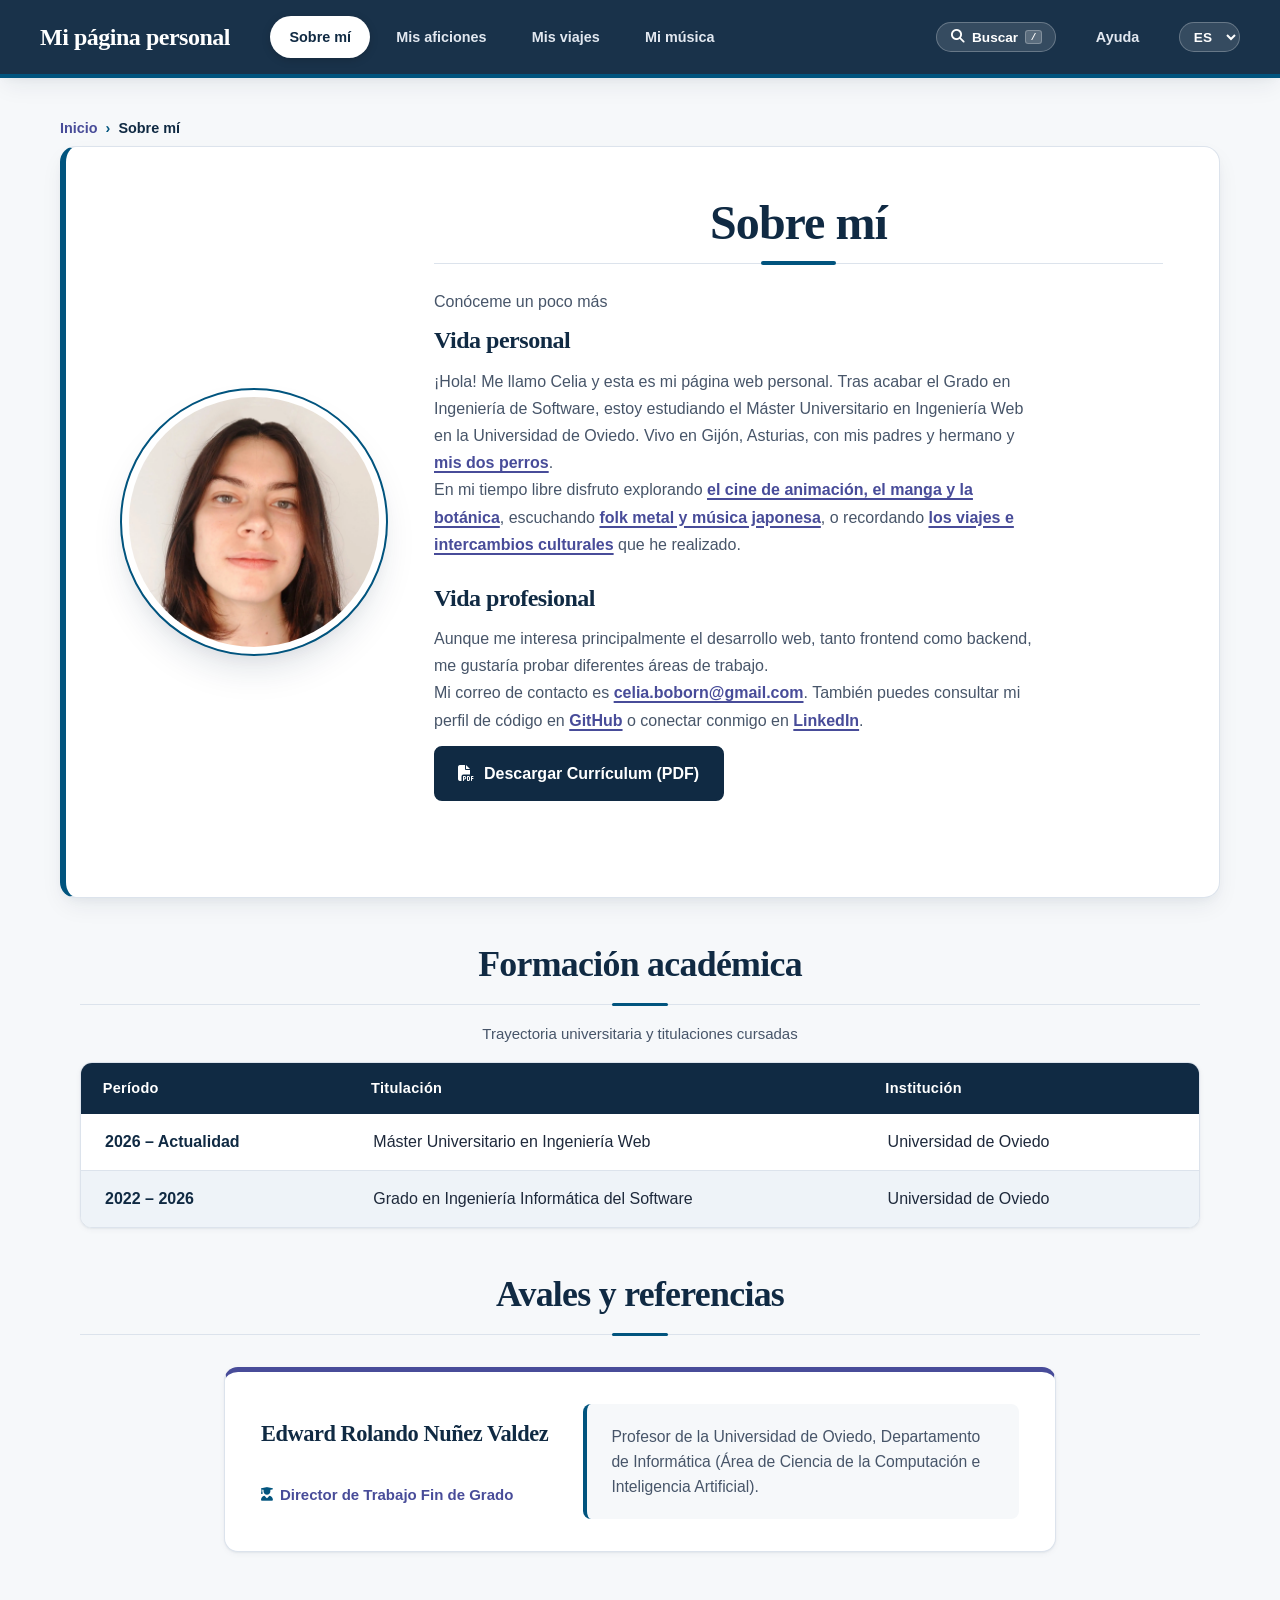
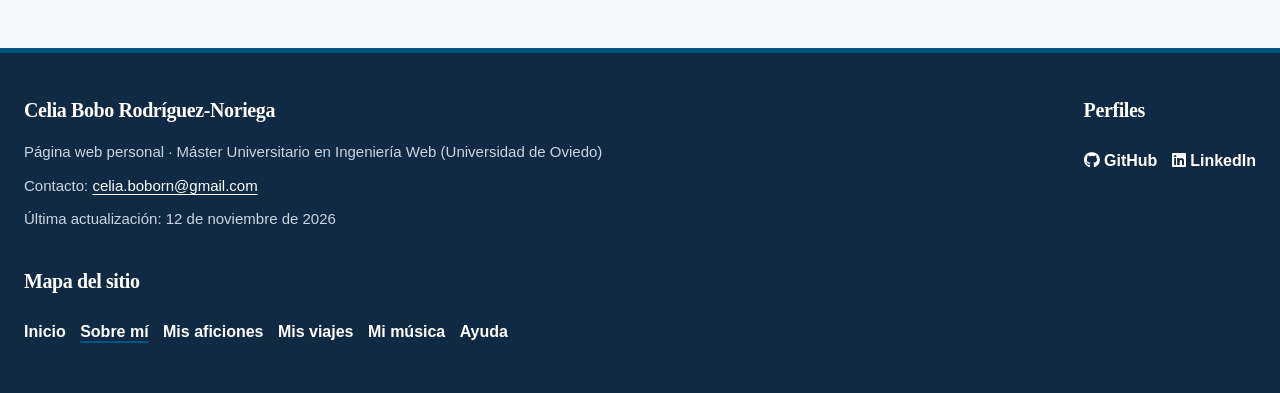
<file: sobre-mi.html>
<!DOCTYPE html>
<html lang="es">
    <head>
        <meta charset="UTF-8">
        <meta name="viewport" content="width=device-width, initial-scale=1.0">
        <meta name="description" content="Información personal de Celia Bobo Rodríguez-Noriega">
        <title data-i18n="about.meta.title">Sobre mí | Mi página personal</title>
        <link rel="stylesheet" href="css/estilos.css">
        <link rel="stylesheet" href="https://cdnjs.cloudflare.com/ajax/libs/font-awesome/6.4.0/css/all.min.css">
        <script>
            (function() {
                const idiomaGuardado = localStorage.getItem('idioma_pref');
                if (idiomaGuardado === 'en') {
                    document.documentElement.classList.add('traduciendo');
                }
            })();
        </script>
    </head>
    <body>
        <a href="#main-content" data-i18n="skip.link">Saltar al contenido principal</a>
        <header>
            <h1><a href="index.html" data-i18n="header.title">Mi página personal</a></h1>
            <nav aria-label="Navegación principal" data-i18n-aria-label="aria.mainNav">
                <a href="sobre-mi.html" aria-current="page" data-i18n="nav.sobreMi">Sobre mí</a>
                <a href="aficiones.html" data-i18n="nav.aficiones">Mis aficiones</a>
                <a href="viajes.html" data-i18n="nav.viajes">Mis viajes</a>
                <a href="musica.html" data-i18n="nav.musica">Mi música</a>
            </nav>
            <nav aria-label="Navegación secundaria" data-i18n-aria-label="aria.secondaryNav">
                <button type="button" aria-haspopup="dialog" aria-expanded="false" data-i18n-title="search.openTitle" title="Buscar en el sitio web (Atajo: /)" aria-label="Buscar en el sitio" data-i18n-aria-label="aria.searchOpen">
                    <span class="fa-solid fa-magnifying-glass" aria-hidden="true"></span>
                    <span data-i18n="search.openBtn">Buscar</span>
                    <kbd>/</kbd>
                </button>
                <a href="ayuda.html" data-i18n="nav.ayuda">Ayuda</a>
                <label for="selector-idioma">
                    <span class="sr-only" data-i18n="lang.label">Seleccionar idioma</span>
                    <select id="selector-idioma" onchange="cambiarIdioma(this.value)">
                        <option value="es">ES</option>
                        <option value="en">EN</option>
                    </select>
                </label>
            </nav>
        </header>

        <main id="main-content">
            <nav aria-label="Migas de pan" data-i18n-aria-label="aria.breadcrumb">
                <ol>
                    <li><a href="index.html" data-i18n="nav.inicio">Inicio</a></li>
                    <li aria-current="page" data-i18n="nav.sobreMi">Sobre mí</li>
                </ol>
            </nav>

            <!-- SECCIÓN 1: Presentación y descarga de CV -->
            <section id="presentacion">
                <h2 data-i18n="nav.sobreMi">Sobre mí</h2>
                <img src="multimedia/img/foto-perfil.webp" alt="Fotografía de Celia Bobo Rodríguez-Noriega" data-i18n-alt="alt.profilePhoto" height="2048" width="2048">
                
                <article id="personal">
                    <p data-i18n="about.subtitle">Conóceme un poco más</p>
                    
                    <h3 data-i18n="about.personal.h3">Vida personal</h3>
                    <p data-i18n="about.personal.p">
                        ¡Hola! Me llamo Celia y esta es mi página web personal. Tras acabar el Grado en Ingeniería de Software, 
                        estoy estudiando el Máster Universitario en Ingeniería Web en la Universidad de Oviedo. Vivo en Gijón, Asturias, con mis padres y hermano y <a href="aficiones.html#animales" title="Conocer más sobre Otto y Orión en Mis aficiones">mis dos perros</a>.
                    </p>
                    <p data-i18n="about.personal.p2">
                        En mi tiempo libre disfruto explorando <a href="aficiones.html" title="Ir a la sección de Mis aficiones">el cine de animación, el manga y la botánica</a>, escuchando <a href="musica.html" title="Descubrir mis grupos favoritos en Mi música">folk metal y música japonesa</a>, o recordando <a href="viajes.html" title="Ver mis destinos en Mis viajes">los viajes e intercambios culturales</a> que he realizado.
                    </p>
                    
                    <h3 id="profesional" data-i18n="about.pro.h3">Vida profesional</h3>
                    <p data-i18n="about.pro.p1">
                        Aunque me interesa principalmente el desarrollo web, tanto frontend como backend, me gustaría probar diferentes áreas de trabajo.
                    </p>
                    <p>
                        <span data-i18n="about.pro.p2">Mi correo de contacto es</span> <a href="mailto:celia.boborn@gmail.com" title="Abrir cliente de correo para escribir a Celia" data-i18n-title="title.mailClient">celia.boborn@gmail.com</a>. 
                        <span data-i18n="about.pro.socialText">También puedes consultar mi perfil de código en</span> <a href="https://github.com/celiabrn" target="_blank" rel="noopener noreferrer" title="Ver perfil de GitHub" data-i18n-title="title.githubView">GitHub</a> <span data-i18n="about.pro.socialText2">o conectar conmigo en</span> <a href="https://www.linkedin.com/in/celia-bobo-rodr%C3%ADguez-noriega-aa6213356/" target="_blank" rel="noopener noreferrer" title="Ver perfil de LinkedIn" data-i18n-title="title.linkedinView">LinkedIn</a>.
                    </p>

                    <!-- Enlace semántico de descarga directa del CV en PDF -->
                    <p>
                        <a href="multimedia/docs/cv-celia-bobo.pdf" download="CV-Celia-Bobo-Rodriguez-Noriega.pdf" title="Descargar currículum vitae completo en formato PDF" data-i18n-title="title.cvDownload" data-i18n="about.cv.download">
                            <span class="fa-solid fa-file-pdf" aria-hidden="true"></span> Descargar Currículum (PDF)
                        </a>
                    </p>
                </article>
            </section>

            <!-- SECCIÓN 2: Formación Académica (Tabla semántica) -->
            <section id="formacion">
                <h2 data-i18n="about.education.h2">Formación académica</h2>
                <table>
                    <caption data-i18n="about.education.caption">Trayectoria universitaria y titulaciones cursadas</caption>
                    <thead>
                        <tr>
                            <th scope="col" data-i18n="about.education.col1">Período</th>
                            <th scope="col" data-i18n="about.education.col2">Titulación</th>
                            <th scope="col" data-i18n="about.education.col3">Institución</th>
                        </tr>
                    </thead>
                    <tbody>
                        <tr>
                            <th scope="row"><time datetime="2026">2026</time> – <span data-i18n="about.education.present">Actualidad</span></th>
                            <td data-i18n="about.education.row1.degree">Máster Universitario en Ingeniería Web</td>
                            <td data-i18n="about.education.row1.org">Universidad de Oviedo</td>
                        </tr>
                        <tr>
                            <th scope="row"><time datetime="2022">2022</time> – <time datetime="2026">2026</time></th>
                            <td data-i18n="about.education.row2.degree">Grado en Ingeniería Informática del Software</td>
                            <td data-i18n="about.education.row2.org">Universidad de Oviedo</td>
                        </tr>
                    </tbody>
                </table>
            </section>

            <section id="avales">
                <h2 data-i18n="about.endorsements.h2">Avales y referencias</h2>
                <article>
                    <h3 data-i18n="about.endorsements.name">Edward Rolando Nuñez Valdez</h3>
                    <dl>
                        <dt data-i18n="about.endorsements.role">Director de Trabajo Fin de Grado</dt>
                        <dd data-i18n="about.endorsements.desc">Profesor de la Universidad de Oviedo, Departamento de Informática (Área de Ciencia de la Computación e Inteligencia Artificial).</dd>
                    </dl>
                </article>
            </section>
        </main>

        <!-- Buscador modal semántico -->
        <dialog aria-label="Buscador del sitio web" data-i18n-aria-label="aria.searchDialog">
            <form role="search" method="dialog">
                <label for="campo-busqueda">
                    <span class="fa-solid fa-magnifying-glass" aria-hidden="true"></span>
                    <span class="sr-only" data-i18n="search.label">Buscar contenido</span>
                    <input id="campo-busqueda" type="search" name="q" placeholder="Buscar en el sitio web... (ej. Coraline, viajes, CV)" autocomplete="off" spellcheck="false" data-i18n="search.placeholder">
                </label>
                <button type="reset" title="Borrar búsqueda" data-i18n-title="search.clear" aria-label="Borrar texto" data-i18n-aria-label="aria.searchClear">
                    <span class="fa-solid fa-xmark" aria-hidden="true"></span>
                </button>
                <button type="submit" value="cancel" title="Cerrar buscador (Escape)" data-i18n-title="search.close" aria-label="Cerrar modal" data-i18n-aria-label="aria.searchClose">
                    <kbd>Esc</kbd>
                </button>
            </form>
            <output aria-live="polite">
                <!-- Se inyecta dinámicamente -->
            </output>
            <footer>
                <small>
                    <kbd>↑</kbd> <kbd>↓</kbd> <span data-i18n="search.hintNav">para navegar</span>
                    <kbd>Enter</kbd> <span data-i18n="search.hintSelect">para abrir</span>
                    <kbd>Esc</kbd> <span data-i18n="search.hintClose">para cerrar</span>
                </small>
            </footer>
        </dialog>

        <footer>
            <section>
                <h2>Celia Bobo Rodríguez-Noriega</h2>
                <p data-i18n="footer.master">Página web personal · Máster Universitario en Ingeniería Web (Universidad de Oviedo)</p>
                <p><span data-i18n="footer.contact">Contacto:</span> <a href="mailto:celia.boborn@gmail.com" title="Enviar un correo electrónico a Celia" data-i18n-title="title.mailFooter">celia.boborn@gmail.com</a></p>
                <p><span data-i18n="footer.lastMod">Última actualización:</span> <time datetime="2026-11-12" data-i18n="footer.date">12 de noviembre de 2026</time></p>
            </section>
            <nav aria-label="Redes sociales y perfiles profesionales" data-i18n-aria-label="aria.social">
                <h2 data-i18n="footer.social">Perfiles</h2>
                <ul>
                    <li>
                        <a href="https://github.com/celiabrn" target="_blank" rel="noopener noreferrer" title="Perfil de GitHub de Celia" data-i18n-title="title.github">
                            <span class="fa-brands fa-github" aria-hidden="true"></span> GitHub
                        </a>
                    </li>
                    <li>
                        <a href="https://www.linkedin.com/in/celia-bobo-rodr%C3%ADguez-noriega-aa6213356/" target="_blank" rel="noopener noreferrer" title="Perfil de LinkedIn de Celia" data-i18n-title="title.linkedin">
                            <span class="fa-brands fa-linkedin" aria-hidden="true"></span> LinkedIn
                        </a>
                    </li>             
                </ul>
            </nav>
            <nav aria-label="Mapa del sitio" data-i18n-aria-label="aria.sitemap">
                <h2 data-i18n="footer.sitemap">Mapa del sitio</h2>
                <ul>
                    <li><a href="index.html" data-i18n="nav.inicio">Inicio</a></li>
                    <li><a href="sobre-mi.html" aria-current="page" data-i18n="nav.sobreMi">Sobre mí</a></li>
                    <li><a href="aficiones.html" data-i18n="nav.aficiones">Mis aficiones</a></li>
                    <li><a href="viajes.html" data-i18n="nav.viajes">Mis viajes</a></li>
                    <li><a href="musica.html" data-i18n="nav.musica">Mi música</a></li>
                    <li><a href="ayuda.html" data-i18n="nav.ayuda">Ayuda</a></li>
                </ul>
            </nav>
        </footer>
        <script src="js/i18n.js"></script>
        <script src="js/buscador.js"></script>
    </body>
</html>
</file>
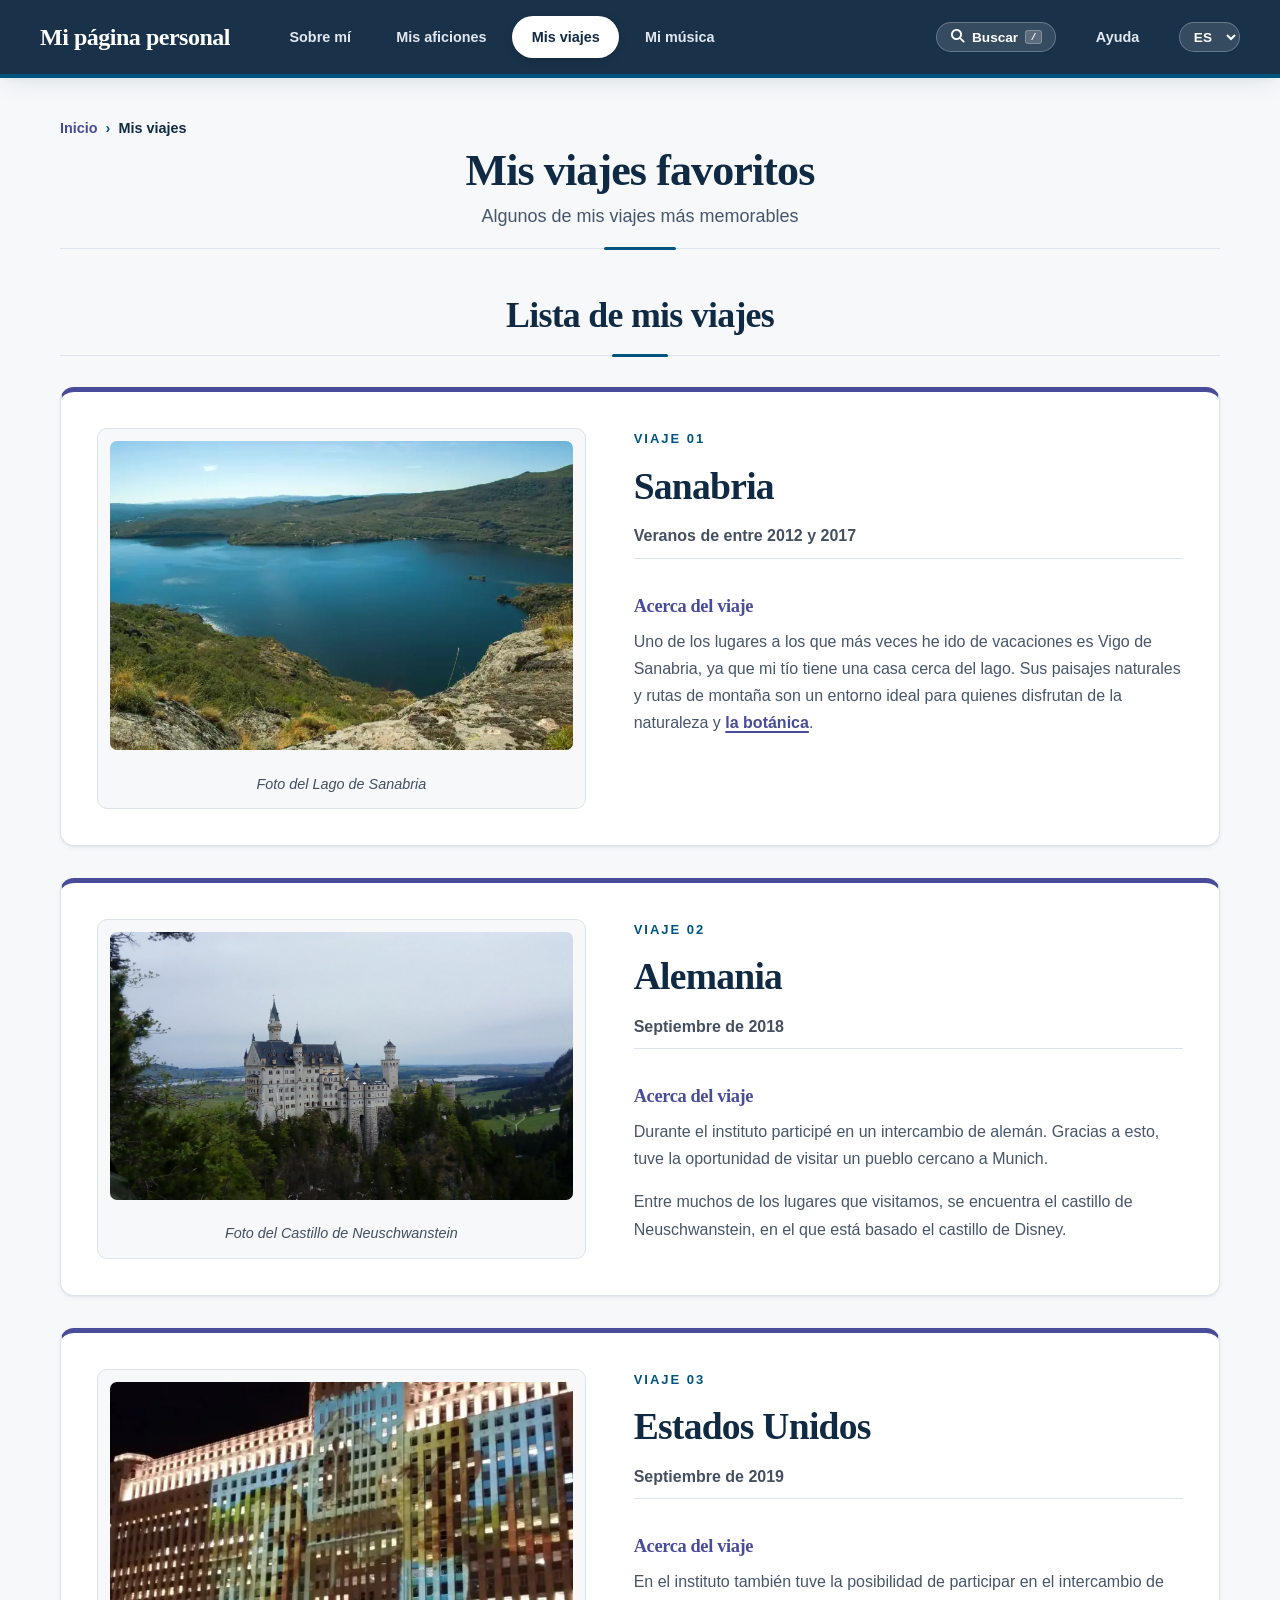
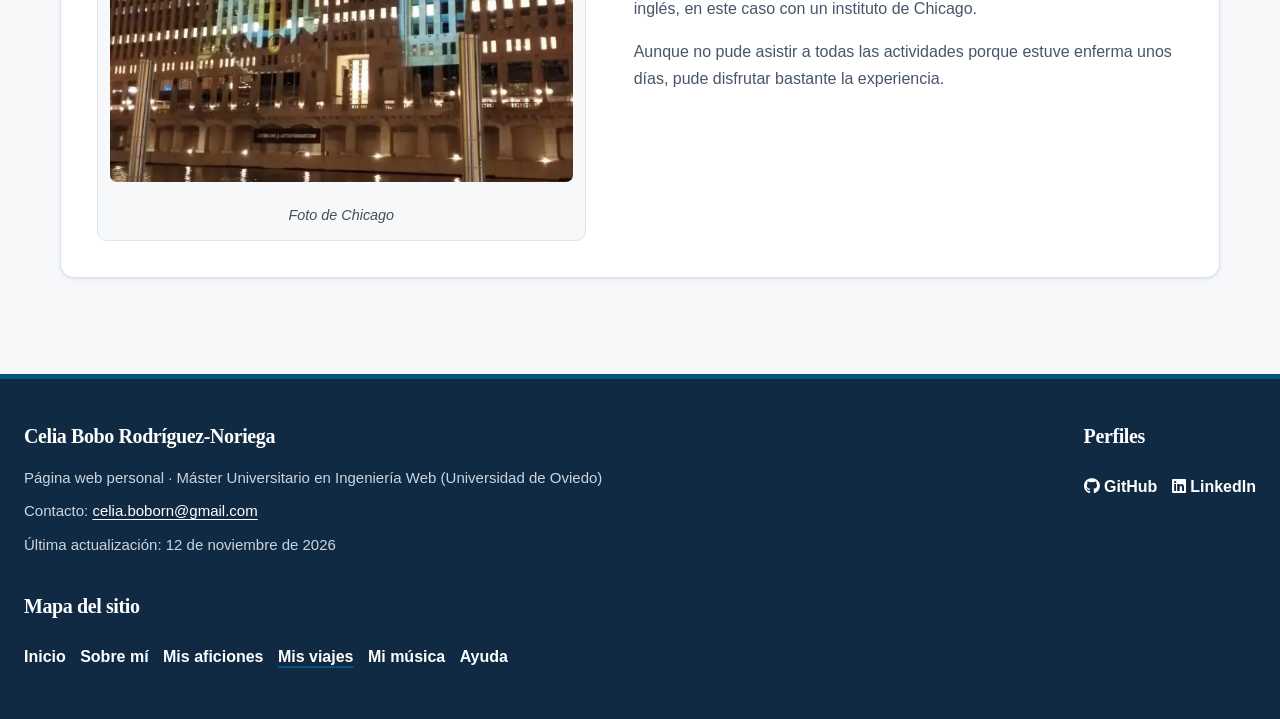
<file: viajes.html>
<!DOCTYPE html>
<html lang="es">
    <head>
        <meta charset="UTF-8">
        <meta name="viewport" content="width=device-width, initial-scale=1.0">
        <meta name="description" content="Viajes y experiencias de Celia Bobo Rodríguez-Noriega">
        <title data-i18n="travels.meta.title">Viajes | Mi página personal</title>
        <link rel="stylesheet" href="css/estilos.css">
        <link rel="stylesheet" href="https://cdnjs.cloudflare.com/ajax/libs/font-awesome/6.4.0/css/all.min.css">
        <script>
            (function() {
                const idiomaGuardado = localStorage.getItem('idioma_pref');
                if (idiomaGuardado === 'en') {
                    document.documentElement.classList.add('traduciendo');
                }
            })();
        </script>
    </head>
    <body>
        <a href="#main-content" data-i18n="skip.link">Saltar al contenido principal</a>
        <header>
            <h1><a href="index.html" data-i18n="header.title">Mi página personal</a></h1>
            <nav aria-label="Navegación principal" data-i18n-aria-label="aria.mainNav">
                <a href="sobre-mi.html" data-i18n="nav.sobreMi">Sobre mí</a>
                <a href="aficiones.html" data-i18n="nav.aficiones">Mis aficiones</a>
                <a href="viajes.html" aria-current="page" data-i18n="nav.viajes">Mis viajes</a>
                <a href="musica.html" data-i18n="nav.musica">Mi música</a>
            </nav>
            <nav aria-label="Navegación secundaria" data-i18n-aria-label="aria.secondaryNav">
                <button type="button" aria-haspopup="dialog" aria-expanded="false" data-i18n-title="search.openTitle" title="Buscar en el sitio web (Atajo: /)" aria-label="Buscar en el sitio" data-i18n-aria-label="aria.searchOpen">
                    <span class="fa-solid fa-magnifying-glass" aria-hidden="true"></span>
                    <span data-i18n="search.openBtn">Buscar</span>
                    <kbd>/</kbd>
                </button>
                <a href="ayuda.html" data-i18n="nav.ayuda">Ayuda</a>
                <label for="selector-idioma">
                    <span class="sr-only" data-i18n="lang.label">Seleccionar idioma</span>
                    <select id="selector-idioma" onchange="cambiarIdioma(this.value)">
                        <option value="es">ES</option>
                        <option value="en">EN</option>
                    </select>
                </label>
            </nav>
        </header>
        <main id="main-content">
            <nav aria-label="Migas de pan" data-i18n-aria-label="aria.breadcrumb">
                <ol>
                    <li><a href="index.html" data-i18n="nav.inicio">Inicio</a></li>
                    <li aria-current="page" data-i18n="nav.viajes">Mis viajes</li>
                </ol>
            </nav>
            <header>
                <h2 data-i18n="travels.header.h2">Mis viajes favoritos</h2>
                <p data-i18n="travels.header.p">Algunos de mis viajes más memorables</p>
            </header>
            
            <section>
                <h2 data-i18n="travels.section.h2">Lista de mis viajes</h2>
                <ol>
                    <li>
                        <article id="sanabria">
                            <figure>
                                <img src="multimedia/img/sanabria.webp" alt="Paisaje del Lago de Sanabria" data-i18n-alt="alt.sanabria" title="Lago de Sanabria, Zamora" data-i18n-title="title.sanabriaImg" width="1200" height="800" fetchpriority="high">
                                <figcaption data-i18n="travels.trip1.cap">Foto del Lago de Sanabria</figcaption>
                            </figure>
                            <hgroup>
                                <p data-i18n="travels.trip1.tag">VIAJE 01</p>
                                <h3 data-i18n="travels.trip1.title">Sanabria</h3>
                                <p><span data-i18n="travels.trip1.datePrefix">Veranos de entre</span> <time datetime="2012">2012</time> <span data-i18n="travels.trip1.dateAnd">y</span> <time datetime="2017">2017</time></p>
                            </hgroup>
                            <section>
                                <h4 data-i18n="travels.aboutTrip">Acerca del viaje</h4>
                                <p data-i18n="travels.trip1.desc">
                                    Uno de los lugares a los que más veces he ido
                                    de vacaciones es Vigo de Sanabria, ya que mi tío
                                    tiene una casa cerca del lago.
                                    Sus paisajes naturales y rutas de montaña son un entorno ideal para quienes disfrutan de la naturaleza y 
                                    <a href="aficiones.html#botanica" title="Ver mi afición por la botánica en Mis aficiones">la botánica</a>.
                                </p>
                            </section>
                        </article>
                    </li>
                    <li>
                        <article id="alemania">
                            <figure>
                                <img src="multimedia/img/alemania.webp" alt="Castillo de Neuschwanstein" data-i18n-alt="alt.germany" title="Castillo de Neuschwanstein, Baviera" data-i18n-title="title.germanyImg" width="1200" height="800">
                                <figcaption data-i18n="travels.trip2.cap">Foto del Castillo de Neuschwanstein</figcaption>
                            </figure>
                            <hgroup>
                                <p data-i18n="travels.trip2.tag">VIAJE 02</p>
                                <h3 data-i18n="travels.trip2.title">Alemania</h3>
                                <p data-i18n="travels.trip2.date"><time datetime="2018">Septiembre de 2018</time></p>
                            </hgroup>
                            <section>
                                <h4 data-i18n="travels.aboutTrip">Acerca del viaje</h4>
                                <p data-i18n="travels.trip2.desc1">
                                    Durante el instituto participé en un intercambio
                                    de alemán. Gracias a esto, tuve la oportunidad de
                                    visitar un pueblo cercano a Munich.
                                </p>
                                <p data-i18n="travels.trip2.desc2">
                                    Entre muchos de los lugares que visitamos,
                                    se encuentra el castillo de Neuschwanstein,
                                    en el que está basado el castillo de Disney.
                                </p>
                            </section>
                        </article>
                    </li>

                    <li>
                        <article id="estados-unidos">
                            <figure>
                                <img src="multimedia/img/chicago.webp" alt="Foto tomada en Chicago" data-i18n-alt="alt.chicago" title="Ciudad de Chicago, Illinois" data-i18n-title="title.chicagoImg" width="1200" height="800">
                                <figcaption data-i18n="travels.trip3.cap">Foto de Chicago</figcaption>
                            </figure>
                            <hgroup>
                                <p data-i18n="travels.trip3.tag">VIAJE 03</p>
                                <h3 data-i18n="travels.trip3.title">Estados Unidos</h3>
                                <p data-i18n="travels.trip3.date"><time datetime="2019">Septiembre de 2019</time></p>
                            </hgroup>
                            <section>
                                <h4 data-i18n="travels.aboutTrip">Acerca del viaje</h4>
                                <p data-i18n="travels.trip3.desc1">
                                    En el instituto también tuve la posibilidad de
                                    participar en el intercambio de inglés, en este
                                    caso con un instituto de Chicago.
                                </p>
                                <p data-i18n="travels.trip3.desc2">
                                    Aunque no pude asistir a todas las actividades
                                    porque estuve enferma unos días, pude disfrutar
                                    bastante la experiencia.
                                </p>
                            </section>
                        </article>
                    </li>
                </ol>
            </section>
        </main>

        <!-- Buscador modal semántico -->
        <dialog aria-label="Buscador del sitio web" data-i18n-aria-label="aria.searchDialog">
            <form role="search" method="dialog">
                <label for="campo-busqueda">
                    <span class="fa-solid fa-magnifying-glass" aria-hidden="true"></span>
                    <span class="sr-only" data-i18n="search.label">Buscar contenido</span>
                    <input id="campo-busqueda" type="search" name="q" placeholder="Buscar en el sitio web... (ej. Coraline, viajes, CV)" autocomplete="off" spellcheck="false" data-i18n="search.placeholder">
                </label>
                <button type="reset" title="Borrar búsqueda" data-i18n-title="search.clear" aria-label="Borrar texto" data-i18n-aria-label="aria.searchClear">
                    <span class="fa-solid fa-xmark" aria-hidden="true"></span>
                </button>
                <button type="submit" value="cancel" title="Cerrar buscador (Escape)" data-i18n-title="search.close" aria-label="Cerrar modal" data-i18n-aria-label="aria.searchClose">
                    <kbd>Esc</kbd>
                </button>
            </form>
            <output aria-live="polite">
                <!-- Se inyecta dinámicamente -->
            </output>
            <footer>
                <small>
                    <kbd>↑</kbd> <kbd>↓</kbd> <span data-i18n="search.hintNav">para navegar</span>
                    <kbd>Enter</kbd> <span data-i18n="search.hintSelect">para abrir</span>
                    <kbd>Esc</kbd> <span data-i18n="search.hintClose">para cerrar</span>
                </small>
            </footer>
        </dialog>

        <footer>
            <section>
                <h2>Celia Bobo Rodríguez-Noriega</h2>
                <p data-i18n="footer.master">Página web personal · Máster Universitario en Ingeniería Web (Universidad de Oviedo)</p>
                <p><span data-i18n="footer.contact">Contacto:</span> <a href="mailto:celia.boborn@gmail.com" title="Enviar un correo electrónico a Celia" data-i18n-title="title.mailFooter">celia.boborn@gmail.com</a></p>
                <p><span data-i18n="footer.lastMod">Última actualización:</span> <time datetime="2026-11-12" data-i18n="footer.date">12 de noviembre de 2026</time></p>
            </section>
            <nav aria-label="Redes sociales y perfiles profesionales" data-i18n-aria-label="aria.social">
                <h2 data-i18n="footer.social">Perfiles</h2>
                <ul>
                    <li>
                        <a href="https://github.com/celiabrn" target="_blank" rel="noopener noreferrer" title="Perfil de GitHub de Celia (se abre en una pestaña nueva)" data-i18n-title="title.githubExt" aria-label="Perfil de GitHub de Celia (se abre en una pestaña nueva)" data-i18n-aria-label="aria.github">
                            <span class="fa-brands fa-github" aria-hidden="true"></span> GitHub
                        </a>
                    </li>
                    <li>
                        <a href="https://linkedin.com/in/celia-bobo-rodríguez-noriega" target="_blank" rel="noopener noreferrer" title="Perfil de LinkedIn de Celia (se abre en una pestaña nueva)" data-i18n-title="title.linkedinExt" aria-label="Perfil de LinkedIn de Celia (se abre en una pestaña nueva)" data-i18n-aria-label="aria.linkedin">
                            <span class="fa-brands fa-linkedin" aria-hidden="true"></span> LinkedIn
                        </a>
                    </li>           
                </ul>
            </nav>
            <nav aria-label="Mapa del sitio" data-i18n-aria-label="aria.sitemap">
                <h2 data-i18n="footer.sitemap">Mapa del sitio</h2>
                <ul>
                    <li><a href="index.html" data-i18n="nav.inicio">Inicio</a></li>
                    <li><a href="sobre-mi.html" data-i18n="nav.sobreMi">Sobre mí</a></li>
                    <li><a href="aficiones.html" data-i18n="nav.aficiones">Mis aficiones</a></li>
                    <li><a href="viajes.html" aria-current="page" data-i18n="nav.viajes">Mis viajes</a></li>
                    <li><a href="musica.html" data-i18n="nav.musica">Mi música</a></li>
                    <li><a href="ayuda.html" data-i18n="nav.ayuda">Ayuda</a></li>
                </ul>
            </nav>
        </footer>
        <script src="js/i18n.js"></script>
        <script src="js/buscador.js"></script>
    </body>
</html>
</file>
<file: css/estilos.css>
/* ================== 1. VARIABLES GLOBALES (CUSTOM PROPERTIES) ================== */
:root {
    /* Paleta de colores centralizada */
    --bg-canvas: #f6f8fa;
    --bg-surface: #ffffff;
    --bg-subtle: #eef3f8;
    --brand-deep: #102a43;
    --brand-primary: #484C99;
    --brand-hover: #1e40af;
    --accent-focus: #01547E;
    --accent-soft: #4D596B;
    --accent-marked: #FFE58F;
    --text-primary: #1e293b;
    --text-secondary: #475569;
    --text-muted: #444F5F;
    --border-hairline: #dce3ec;

    /* Sombras centralizadas en unidades relativas (em) */
    --shadow-sm: 0 0.125em 0.375em rgba(16, 42, 67, 0.04), 0 0.0625em 0.125em rgba(16, 42, 67, 0.06);
    --shadow-md: 0 0.625em 1.5em -0.25em rgba(16, 42, 67, 0.08), 0 0.25em 0.625em -0.125em rgba(16, 42, 67, 0.04);
    --shadow-lg: 0 1.25em 2.25em -0.375em rgba(16, 42, 67, 0.13), 0 0.5em 1em -0.25em rgba(16, 42, 67, 0.06);
    
    /* Transiciones */
    --ease-snappy: cubic-bezier(0.23, 1, 0.32, 1);
}

/* ================== 2. RESETEO GLOBAL Y MODELO DE CAJA ================== */
*, *::before, *::after {
    box-sizing: border-box;
    margin: 0;
    padding: 0;
}

html {
    font-size: 100%; 
}

html.traduciendo body {
    opacity: 0;
    visibility: hidden;
}

/* ================== 3. TIPOGRAFÍA BASE ================== */
body {
    font-family: "Helvetica Neue", Arial, sans-serif;
    line-height: 1.7;
    background-color: var(--bg-canvas);
    color: var(--text-primary);
    min-height: 100vh;
    display: flex;
    flex-direction: column;
    transition: opacity 150ms ease-in;
}

h1, h2, h3, h4 {
    font-family: Georgia, "Times New Roman", serif;
    color: var(--brand-deep);
    margin-bottom: 0.375em; 
    letter-spacing: -0.02em;
}

/* ================== CABECERA Y NAVEGACIÓN ================== */
body > header {
    position: relative;
    top: auto;
    z-index: 100;
    background-color: rgba(16, 42, 67, 0.96);
    backdrop-filter: blur(0.5em);
    color: #ffffff;
    padding: 1em 1.25em;
    display: flex;
    flex-direction: column;
    align-items: center;
    gap: 1em;
    border-bottom: 0.25em solid var(--accent-focus);
    box-shadow: var(--shadow-md);
}

body > header h1 {
    margin: 0;
    font-size: clamp(1.4em, 2.5vw, 1.8125em);
    text-align: center;
    font-weight: 700;
}

body > header h1 > a {
    color: #ffffff;
    text-decoration: none;
    transition: color 150ms ease;
}

body > header h1 > a:hover {
    color: #bae6fd;
}

/* Menú principal a la izquierda */
body > header > nav:first-of-type {
    display: flex;
    flex-wrap: wrap;
    justify-content: center;
    gap: 0.4em;
}

/* Navegación secundaria (Ayuda + Selector de idioma) a la derecha */
body > header > nav:last-of-type {
    display: flex;
    align-items: center;
    justify-content: center;
    gap: 1em;
    flex-wrap: wrap;
}

body > header nav a {
    color: #e2e8f0;
    text-decoration: none;
    font-weight: 600;
    font-size: 0.9em;
    padding: 0.4861em 1em;
    border-radius: 2.2222em;
    border: 0.0694em solid transparent;
    transition: background-color 180ms var(--ease-snappy),
                color 180ms var(--ease-snappy),
                transform 120ms var(--ease-snappy);
}

body > header nav a:hover {
    background-color: rgba(255, 255, 255, 0.14);
    color: #ffffff;
}

body > header nav a[aria-current="page"] {
    background-color: #ffffff;
    color: var(--brand-deep);
    box-shadow: 0 0.1389em 0.5556em rgba(0, 0, 0, 0.2);
}

/* ================== SELECTOR DE IDIOMA NATIVO (SELECT) ================== */
body > header select {
    background-color: rgba(255, 255, 255, 0.12);
    color: #ffffff;
    font-family: inherit;
    font-weight: 700;
    font-size: 0.85em;
    padding: 0.4em 0.75em;
    border-radius: 1.7647em;
    border: 0.0735em solid rgba(255, 255, 255, 0.25);
    cursor: pointer;
    outline: none;
    transition: background-color 180ms ease, border-color 180ms ease;
}

body > header select:hover {
    background-color: rgba(255, 255, 255, 0.2);
    border-color: #ffffff;
}

body > header select:focus-visible {
    outline: 0.1471em solid var(--accent-focus);
    outline-offset: 0.1471em;
}

body > header option {
    background-color: var(--brand-deep);
    color: #ffffff;
}

/* Ocultar etiquetas visuales de forma accesible para lectores de pantalla */
body header span {
    position: absolute;
    width: 0.0625em;
    height: 0.0625em;
    padding: 0;
    margin: -0.0625em;
    overflow: hidden;
    clip: rect(0, 0, 0, 0);
    white-space: nowrap;
    border: 0;
}

/* ================== MIGAS DE PAN ================== */
main > nav {
    width: 100%;
    margin-bottom: -2.5em;
    font-size: 0.9em;
}

main > nav ol {
    list-style: none;
    margin: 0;
    padding: 0.4em 0;
    display: flex;
    flex-wrap: wrap;
    align-items: center;
    gap: 0.5556em;
    color: var(--text-muted);
}

main > nav li:not(:last-child)::after {
    content: "›";
    margin-left: 0.5556em;
    color: var(--accent-focus);
    font-weight: bold;
}

main > nav a {
    color: var(--brand-primary);
    text-decoration: none;
    font-weight: 600;
    transition: color 150ms ease;
}

main > nav a:hover {
    text-decoration: underline;
    color: var(--accent-focus);
}

main > nav a:focus-visible {
    outline: 0.1389em solid var(--brand-primary);
    outline-offset: 0.1389em;
    border-radius: 0.2083em;
}

main > nav li[aria-current="page"] {
    font-weight: 600;
    color: var(--brand-deep);
}

/* ================== ENLACE DE SALTO RÁPIDO (SKIP LINK SEMÁNTICO) ================== */
body > a[href="#main-content"] {
    position: absolute;
    top: -10em;
    left: 1em;
    background-color: var(--brand-deep);
    color: #ffffff;
    padding: 0.75em 1.25em;
    z-index: 1000;
    font-weight: 700;
    text-decoration: none;
    border-radius: 0.375em;
    border: 0.125em solid var(--accent-focus);
    box-shadow: var(--shadow-lg);
    transition: top 200ms ease-in-out;
}

body > a[href="#main-content"]:focus {
    top: 1em;
    outline: 0.1875em solid #ffffff;
    outline-offset: 0.125em;
}

/* ================== CONTENIDO GENERAL ================== */
main {
    width: 100%;
    max-width: 75em;
    margin: 0 auto;
    padding: 1.5em 0.75em;
    display: flex;
    flex-direction: column;
    gap: 2.25em;
    flex: 1;
}

main > header {
    width: 100%;
    text-align: center;
    margin-bottom: 0;
    display: flex;
    flex-direction: column;
    align-items: center;
    padding-bottom: 1em;
    border-bottom: 0.0625em solid var(--border-hairline);
    position: relative;
}

main > header::after {
    content: "";
    position: absolute;
    bottom: -0.125em;
    width: 4.5em;
    height: 0.1875em;
    background-color: var(--accent-focus);
    border-radius: 0.125em;
}

main > header > h2 {
    width: 100%;
    font-size: clamp(2em, 3.5vw, 2.75em);
    color: var(--brand-deep);
    margin-top: 0;
    margin-bottom: 0.0909em;
    line-height: 1.15;
}

main > header > p {
    color: var(--text-secondary);
    font-size: 1.125em;
    margin: 0;
    max-width: 60ch;
}

main > section:not(:first-of-type) > h2,
main > section:has(article) > h2 {
    width: 100%;
    text-align: center;
    font-size: clamp(1.75em, 2.8vw, 2.25em);
    margin-bottom: 0.2222em;
    padding-bottom: 0.2222em;
    color: var(--brand-deep);
    border-bottom: 0.0278em solid var(--border-hairline);
    position: relative;
}

main > section:not(:first-of-type) > h2::after,
main > section:has(article) > h2::after {
    content: "";
    display: block;
    width: 1.5556em;
    height: 0.0833em;
    background-color: var(--accent-focus);
    margin: 0.2222em auto -0.2778em;
    border-radius: 0.0556em;
}

main > section {
    display: flex;
    flex-direction: row;
    flex-wrap: wrap;
    gap: 1.5em;
    justify-content: center;
}

/* ================== TARJETAS BASE (ARTICLES) ================== */
article {
    background-color: var(--bg-surface);
    padding: 1.25em 0.9em;
    border-radius: 0.875em;
    border: 0.0625em solid var(--border-hairline);
    border-top: 0.3125em solid var(--brand-primary);
    box-shadow: var(--shadow-sm);
    display: flex;
    flex-direction: column;
    transition: transform 240ms var(--ease-snappy),
                box-shadow 240ms var(--ease-snappy),
                border-color 240ms var(--ease-snappy);
}

article:hover,
article:focus-within {
    transform: translateY(-0.25em);
    box-shadow: var(--shadow-lg);
    border-color: #cbd5e1;
}

article h3 {
    font-size: 1.5em;
    margin-bottom: 0.2917em;
    color: var(--brand-deep);
}

article p {
    color: var(--text-secondary);
    margin-top: 0;
    max-width: 68ch;
}

article > a {
    display: inline-flex;
    align-items: center;
    gap: 0.4em;
    background-color: var(--brand-primary);
    color: #ffffff;
    text-decoration: none;
    font-weight: 600;
    padding: 0.75em 1.5em;
    border-radius: 0.5em;
    box-shadow: 0 0.125em 0.375em rgba(29, 78, 216, 0.25);
    transition: background-color 180ms var(--ease-snappy),
                transform 150ms var(--ease-snappy),
                box-shadow 180ms var(--ease-snappy);
    margin-top: auto;
    align-self: flex-start;
}

article > a:hover {
    background-color: var(--brand-hover);
    transform: translateY(-0.125em);
    box-shadow: 0 0.375em 0.875em rgba(29, 78, 216, 0.32);
}

article > a:active {
    transform: scale(0.98);
}

article > a:focus-visible,
article p a:focus-visible {
    outline: 0.125em solid var(--accent-focus);
    outline-offset: 0.1875em;
}

article p a {
    color: var(--brand-primary);
    font-weight: 600;
    text-decoration: underline;
    text-decoration-thickness: 0.09375em;
    text-underline-offset: 0.1875em;
    transition: color 150ms ease;
}

article p a:hover {
    color: var(--accent-focus);
}

/* No aplicar diseño de tarjeta a los bloques iniciales que no lo requieran */
main > section:first-of-type > article:only-of-type {
    background-color: transparent;
    padding: 0;
    border: none;
    box-shadow: none;
    width: 100%;
}

main > section:first-of-type > article:only-of-type:hover,
main > section:first-of-type > article:only-of-type:focus-within {
    transform: none;
    box-shadow: none;
}

main > section:first-of-type > article > a {
    margin-top: 1.5em;
}

/* ================== LISTAS DE DEFINICIÓN Y DESPLEGABLES (AYUDA) ================== */
article:has(dl),
article:has(details) {
    width: 100%;
}

article dl {
    margin: 0;
    display: flex;
    flex-direction: column;
    gap: 1.25em;
}

article dt {
    font-weight: 700;
    color: var(--brand-deep);
    font-size: 1.0625em;
}

article dd {
    margin: 0.35em 0 0 0;
    padding: 0.5em 0.75em;
    border-left: 0.25em solid var(--accent-focus);
    background-color: var(--bg-canvas);
    border-radius: 0 0.4em 0.4em 0;
    color: var(--text-secondary);
    max-width: 72ch;
}

article details {
    width: 100%;
    border: 0.0625em solid var(--border-hairline);
    border-radius: 0.625em;
    padding: 0.75em 0.85em;
    margin-bottom: 1em;
    background-color: var(--bg-canvas);
    transition: border-color 200ms var(--ease-snappy),
                background-color 200ms var(--ease-snappy),
                box-shadow 200ms var(--ease-snappy);
}

article details:last-of-type {
    margin-bottom: 0;
}

article details:hover {
    border-color: #cbd5e1;
    box-shadow: var(--shadow-sm);
}

article details[open] {
    border-color: var(--brand-primary);
    border-left: 0.3125em solid var(--accent-focus);
    background-color: var(--bg-surface);
    box-shadow: var(--shadow-md);
}

article summary {
    font-weight: 700;
    color: var(--brand-deep);
    cursor: pointer;
    list-style-position: inside;
    padding: 0.25em 0;
    transition: color 150ms ease;
}

article summary:hover {
    color: var(--brand-primary);
}

article summary:focus-visible {
    outline: 0.125em solid var(--accent-focus);
    outline-offset: 0.1875em;
    border-radius: 0.25em;
}

article details p {
    margin: 0.85em 0 0 0;
}

/* ================== MULTIMEDIA Y BLOQUES CONTEXTUALES ================== */
figure {
    background-color: var(--bg-canvas);
    padding: 0.75em;
    border: 0.0625em solid var(--border-hairline);
    border-radius: 0.625em;
    transition: border-color 220ms var(--ease-snappy),
                box-shadow 220ms var(--ease-snappy);
}

figure:hover {
    border-color: #cbd5e1;
    box-shadow: var(--shadow-md);
}

article img,
article video,
article audio {
    display: block;
    width: 100%;
    border-radius: 0.4375em;
}

article audio {
    border-radius: 2em;
}

figcaption {
    text-align: center;
    font-style: italic;
    color: var(--text-muted);
    margin-top: 0.6667em;
    font-size: 0.9em;
}

article video:focus-visible,
article audio:focus-visible {
    outline: 0.125em solid var(--accent-focus);
    outline-offset: 0.1875em;
}

/* ================== SECCIÓN 1: INTRODUCCIÓN (SOLO INICIO, SOBRE MÍ Y 404) ================== */
main > section:first-of-type:not(:has(article > figure)) {
    display: flex;
    flex-direction: column;
    align-items: flex-start;
    background-color: var(--bg-surface);
    padding: 1.25em 1em;
    border-radius: 1em;
    border: 0.0625em solid var(--border-hairline);
    border-left: 0.4em solid var(--accent-focus);
    box-shadow: var(--shadow-md);
    gap: 1.5em;
}

/* 1. Botón de descarga directa del CV en PDF */
main > section:first-of-type article a[download] {
    display: inline-flex;
    align-items: center;
    gap: 0.6em;
    margin-top: 0.75em;
    padding: 0.75em 1.4em;
    background-color: var(--brand-deep);
    color: #ffffff;
    text-decoration: none;
    font-weight: 700;
    border-radius: 0.5em;
    border: 0.125em solid var(--brand-deep);
    transition: background-color 180ms ease,
                color 180ms ease,
                border-color 180ms ease,
                transform 150ms ease,
                box-shadow 180ms ease;
}

main > section:first-of-type article a[download]:hover {
    background-color: var(--accent-focus);
    border-color: var(--accent-focus);
    color: var(--brand-deep);
    transform: translateY(-0.125em);
    box-shadow: var(--shadow-md);
}

main > section:first-of-type article a[download]:active {
    transform: translateY(0);
}

/* ================== 2. TABLAS SEMÁNTICAS (FORMACIÓN ACADÉMICA) ================== */
main > section:has(table) {
    display: block;
    width: 100%;
    max-width: 70em;
    margin: 0 auto;
    padding: 0;
}

main > section > table {
    width: 100%;
    margin: 1em 0 0 0;
    border-collapse: separate;
    border-spacing: 0;
    background-color: var(--bg-surface);
    border-radius: 0.75em;
    box-shadow: var(--shadow-sm);
    border: 0.0625em solid var(--border-hairline);
    font-variant-numeric: tabular-nums;
}

/* Subtítulo integrado arriba como cabecera contextual clara */
main > section > table caption {
    caption-side: top;
    text-align: center;
    font-size: 0.9375em;
    font-weight: 500;
    color: var(--text-secondary);
    margin-bottom: 1.0667em;
    padding: 0 0.5333em;
}

main > section > table thead {
    background-color: var(--brand-deep);
    color: #ffffff;
}

/* Redondeo limpio sin depender de overflow: hidden */
main > section > table thead tr:first-child th:first-child {
    border-top-left-radius: 0.7586em;
}

main > section > table thead tr:first-child th:last-child {
    border-top-right-radius: 0.7586em;
}

main > section > table tbody tr:last-child th:first-child {
    border-bottom-left-radius: 0.6875em;
}

main > section > table tbody tr:last-child td:last-child {
    border-bottom-right-radius: 0.6875em;
}

main > section > table th,
main > section > table td {
    padding: 1em 1.5em;
    text-align: left;
    border-bottom: 0.0625em solid var(--border-hairline);
    vertical-align: middle;
    line-height: 1.5;
}

main > section > table tbody tr:last-child th,
main > section > table tbody tr:last-child td {
    border-bottom: none;
}

main > section > table thead th {
    font-weight: 700;
    font-size: 0.90625em;
    letter-spacing: 0.02em;
    border-bottom: none;
}

/* Distribución equilibrada en escritorio */
main > section > table th:nth-child(1),
main > section > table td:nth-child(1) {
    width: 24%;
}

main > section > table th:nth-child(2),
main > section > table td:nth-child(2) {
    width: 46%;
}

main > section > table th:nth-child(3),
main > section > table td:nth-child(3) {
    width: 30%;
}

main > section > table tbody tr {
    transition: background-color 150ms var(--ease-snappy);
}

main > section > table tbody tr:nth-child(even) {
    background-color: var(--bg-subtle);
}

main > section > table tbody tr:hover {
    background-color: var(--accent-soft);
}

main > section > table tbody th {
    font-weight: 700;
    color: var(--brand-deep);
}

/* 3. Avales y referencias (Página Sobre mí) */
#avales {
    width: 100%;
    max-width: 70em;
    margin: 0 auto;
    display: flex;
    flex-direction: column;
    align-items: center;
}

#avales > h2 {
    width: 100%;
    text-align: center;
    margin-bottom: 0.2222em;
}

#avales > article {
    width: 100%;
    max-width: 52em;
    margin: 0 auto;
}

#avales > article dt {
    color: var(--brand-primary);
    font-size: 0.9375em;
    font-weight: 600;
}

#avales > article dt::before {
    content: "\f501";
    font-family: "Font Awesome 6 Free";
    font-weight: 900;
    font-size: 0.9067em;
    color: var(--accent-focus);
    margin-right: 0.5147em;
}

/* Espaciado de subtítulos en Vida personal y profesional */
#personal h3 {
    margin-top: 0.8333em;
    margin-bottom: 0.2667em;
}

#personal h3:first-of-type {
    margin-top: 0.2333em;
}

/* Asegurar que las secciones en aficiones y música no reciban el borde destacado */
main > section:nth-of-type(1):has(article > figure) {
    background-color: transparent;
    padding: 0;
    border: none;
    box-shadow: none;
    align-items: center;
}

main > section:first-of-type:not(:has(article > figure)) > p:first-of-type {
    text-transform: uppercase;
    font-size: 0.85em;
    font-weight: 700;
    color: var(--accent-focus);
    letter-spacing: 0.1471em;
    margin-bottom: -0.8824em;
}

main > section:first-of-type:not(:has(article > figure)) > h2 {
    font-size: clamp(2.1em, 4vw, 3em);
    line-height: 1.15;
    margin: 0;
    color: var(--brand-deep);
}

main > section:first-of-type:not(:has(article > figure)) > h2 span {
    display: block;
    color: var(--brand-primary);
    margin-top: 0.0833em;
}

main > section:first-of-type:not(:has(article > figure)) > p {
    max-width: 62ch;
    color: var(--text-secondary);
}

/* --- Botón principal de portada --- */
main > section:first-of-type:not(:has(article > figure)) > a {
    display: inline-flex;
    align-items: center;
    background-color: var(--brand-primary);
    color: #ffffff;
    text-decoration: none;
    font-weight: 700;
    padding: 0.85em 1.75em;
    border-radius: 0.5em;
    box-shadow: 0 0.25em 0.75em rgba(29, 78, 216, 0.28);
    transition: background-color 180ms var(--ease-snappy),
                transform 150ms var(--ease-snappy),
                box-shadow 180ms var(--ease-snappy);
    align-self: flex-start;
    justify-self: start;
}

main > section:first-of-type:not(:has(article > figure)) > a:hover {
    background-color: var(--brand-hover);
    transform: translateY(-0.125em);
    box-shadow: 0 0.5em 1.125em rgba(29, 78, 216, 0.35);
}

main > section:first-of-type:not(:has(article > figure)) > a:active {
    transform: scale(0.98);
}

main > section:first-of-type:not(:has(article > figure)) > a:focus-visible {
    outline: 0.125em solid var(--accent-focus);
    outline-offset: 0.1875em;
}

/* --- Imagen de perfil circular (Inicio y Sobre mí) --- */
main > section:first-of-type > img {
    order: -1;
    margin: 0 auto 1em auto;
    width: 100%;
    max-width: 16.5em;
    height: auto;
    aspect-ratio: 1 / 1;
    object-fit: cover;
    border-radius: 50%;
    border: 0.4375em solid var(--bg-surface);
    outline: 0.125em solid var(--accent-focus);
    box-shadow: var(--shadow-lg);
    transition: transform 280ms var(--ease-snappy);
}
main > section:first-of-type > img:hover {
    transform: scale(1.02);
}

/* ================== PÁGINA DE INICIO: ANCHO Y TARJETAS INFERIORES ================== */
body.pagina-inicio main,
body:has(#intereses) main,
main:has(#intereses) {
    width: min(95%, 90em);
    max-width: 90em;
    padding-left: 1.5em;
    padding-right: 1.5em;
}

body.pagina-inicio main > section:first-of-type,
main:has(#intereses) > section:first-of-type {
    width: 100%;
}

#intereses,
main > section:nth-of-type(2):not(:has(figure)):not(:has(table)) {
    display: flex;
    flex-direction: column;
    gap: 1.5em;
    width: 100%;
}

#intereses > h2,
main > section:nth-of-type(2):not(:has(figure)):not(:has(table)) > h2 {
    text-align: center;
    font-size: clamp(1.75em, 2.8vw, 2.15em);
    color: var(--brand-deep);
    margin: 0;
}

#intereses > article,
main > section:nth-of-type(2):not(:has(figure)) > article {
    width: 100%;
}

#intereses > article h3,
main > section:nth-of-type(2):not(:has(figure)) > article h3 {
    font-size: 1.4375em;
    margin-top: 0;
    margin-bottom: 0.3043em;
    color: var(--brand-deep);
}

#intereses > article p,
main > section:nth-of-type(2):not(:has(figure)) > article p {
    color: var(--text-secondary);
    margin-top: 0;
    margin-bottom: 1.25em;
    flex-grow: 1;
}

/* ================== PÁGINA DE AFICIONES ================== */
/* Contenedor general de las secciones de aficiones */
main > section:nth-of-type(1):has(figure),
main > section:nth-of-type(2):has(figure),
main > section:nth-of-type(3) {
    display: flex;
    flex-direction: column;
    align-items: center;
    gap: 1.5em;
    width: 100%;
}

/* ================== EFECTOS HOVER PARA IMÁGENES DE AFICIONES ================== */
main > section:nth-of-type(1):has(figure) > article figure img,
main > section:nth-of-type(2):has(figure) > article > figure img,
main > section:nth-of-type(3) > article figure img {
    transition: transform 280ms var(--ease-snappy), box-shadow 280ms var(--ease-snappy);
    cursor: pointer;
}

main > section:nth-of-type(1):has(figure) > article figure img:hover,
main > section:nth-of-type(2):has(figure) > article > figure img:hover,
main > section:nth-of-type(3) > article figure img:hover {
    transform: scale(1.025);
    box-shadow: var(--shadow-lg);
    z-index: 10;
    position: relative;
}

/* --- 1. Películas y series --- */
main > section:nth-of-type(1):has(figure) > article {
    width: 100%;
    max-width: 70em;
    padding: 2em;
    display: flex;
    flex-direction: column;
    gap: 1.5em;
}

main > section:nth-of-type(1):has(figure) > article > header {
    display: flex;
    flex-direction: column;
    justify-content: center;
}

main > section:nth-of-type(1):has(figure) > article figure {
    display: flex;
    flex-direction: column;
    gap: 0.5em;
    margin: 0;
    width: 100%;
}

main > section:nth-of-type(1):has(figure) > article figure img,
main > section:nth-of-type(1):has(figure) > article video {
    width: 100%;
    height: auto;
    object-fit: cover;
    transition: transform 280ms var(--ease-snappy), box-shadow 280ms var(--ease-snappy);
    cursor: pointer;
}

main > section:nth-of-type(1):has(figure) > article figure img:hover,
main > section:nth-of-type(1):has(figure) > article video:hover {
    transform: scale(1.025);
    box-shadow: var(--shadow-lg);
    z-index: 10;
    position: relative;
}

/* --- 2. Animales / Mascotas --- */
main > section:nth-of-type(2):has(figure) > article {
    display: flex;
    flex-direction: column;
    align-items: center;
    max-width: 70em;
    gap: 1.5em;
    width: 100%;
    padding: 2em;
}

main > section:nth-of-type(2):has(figure) > article > figure {
    order: -1; 
    margin: 0;
    width: 100%;
    display: flex;
    flex-direction: column;
}

main > section:nth-of-type(2):has(figure) > article > figure img {
    width: 100%;
    height: auto;
    transition: transform 280ms var(--ease-snappy), box-shadow 280ms var(--ease-snappy);
    cursor: pointer;
}

main > section:nth-of-type(2):has(figure) > article > figure img:hover {
    transform: scale(1.025);
    box-shadow: var(--shadow-lg);
    z-index: 10;
    position: relative;
}

main > section:nth-of-type(2):has(figure) > article > header {
    width: 100%;
    display: flex;
    flex-direction: column;
    justify-content: center;
}

/* --- 3. Botánica --- */
#botanica > article,
main > section:nth-of-type(3) > article {
    max-width: 70em;
    width: 100%;
    padding: 2em;
    display: flex;
    flex-direction: column;
}

/* El texto de la descripción de botánica ocupa todo el ancho del contenedor */
#botanica > article p,
main > section:nth-of-type(3) > article p {
    max-width: 100%;
}

main > section:nth-of-type(3) > article figure {
    display: flex;
    flex-direction: column;
    gap: 1em;
    padding: 0.5em;
    margin: 1.5em 0 0 0;
    width: 100%;
}

main > section:nth-of-type(3) > article figure figcaption {
    text-align: center;
    width: 100%;
}

main > section:nth-of-type(3) > article figure img {
    width: 100%;
    height: auto;
    max-height: 16em;
    object-fit: cover;
    transition: transform 280ms var(--ease-snappy), box-shadow 280ms var(--ease-snappy);
    cursor: pointer;
}

main > section:nth-of-type(3) > article figure img:hover {
    transform: scale(1.025);
    box-shadow: var(--shadow-lg);
    z-index: 10;
    position: relative;
}

/* ================== PÁGINA MIS VIAJES ================== */
main > section > ol {
    list-style: none;
    padding: 0;
    margin: 0;
    display: flex;
    flex-direction: column;
    gap: 2em;
    width: 100%;
}

main > section > ol > li > article {
    display: grid;
    grid-template-columns: 1fr;
    gap: 1.75em;
}

main > section > ol > li > article figure {
    display: flex;
    flex-direction: column;
    gap: 0.75em;
    height: 100%;
    margin: 0;
}

main > section > ol > li > article figure img {
    width: 100%;
    height: auto;
    flex-grow: 1;
    object-fit: cover;
    border-radius: 0.4375em;
    max-height: 25em;
    transition: transform 280ms var(--ease-snappy), box-shadow 280ms var(--ease-snappy);
    cursor: pointer;
}

main > section > ol > li > article figure figcaption {
    text-align: center;
    font-style: italic;
    color: var(--text-muted);
    font-size: 0.9em;
}

main > section > ol > li > article figure img:hover {
    transform: scale(1.025);
    box-shadow: var(--shadow-lg);
    z-index: 10;
    position: relative;
}

main > section > ol > li > article hgroup {
    display: flex;
    flex-direction: column;
    gap: 0.25em;
    margin: 0 0 0.5em 0;
    padding-bottom: 0.5em;
    border-bottom: 0.0625em solid var(--border-hairline);
}

main > section > ol > li > article hgroup p:first-of-type {
    color: var(--accent-focus);
    font-weight: 700;
    letter-spacing: 0.1538em;
    font-size: 0.8125em;
    margin: 0;
    text-transform: uppercase;
}

main > section > ol > li > article hgroup h3 {
    font-size: clamp(1.85em, 3vw, 2.35em);
    margin: 0;
    color: var(--brand-deep);
}

main > section > ol > li > article hgroup p:last-of-type {
    color: var(--text-muted);
    font-weight: 600;
    margin: 0;
}

main > section > ol > li > article > section h4 {
    font-size: 1.15em;
    margin-bottom: 0.3043em;
    color: var(--brand-primary);
}

main > section > ol > li > article > section p {
    color: var(--text-secondary);
    margin-top: 0;
    margin-bottom: 1em;
}

/* ================== PÁGINA DE MÚSICA ================== */
main > section:nth-of-type(1):has(audio) {
    display: flex;
    flex-direction: column;
    align-items: center;
    gap: 1.5em;
    width: 100%;
}

main > section:nth-of-type(1):has(audio) > article {
    display: flex;
    flex-direction: column;
    gap: 1.5em;
    width: 100%;
    max-width: 60em;
    padding: 2.25em;
}

main > section:nth-of-type(1):has(audio) > article > figure:has(img) {
    width: 100%;
    max-width: 15em;
    height: fit-content;
    margin: 0 auto;
    align-self: start;
    background: var(--bg-canvas);
}

main > section:nth-of-type(1):has(audio) > article > figure:has(img) img {
    width: 100%;
    aspect-ratio: 1 / 1;
    object-fit: contain; 
    transition: transform 280ms var(--ease-snappy);
    padding: 0.5em;
}

main > section:nth-of-type(1):has(audio) > article:hover > figure:has(img) img {
    transform: scale(1.03);
}

main > section:nth-of-type(1):has(audio) > article > h3 {
    font-size: 1.75em;
    margin-bottom: 0.1429em;
    padding-bottom: 0.2857em;
    border-bottom: 0.0714em solid var(--accent-soft);
}

main > section:nth-of-type(1):has(audio) > article > figure:has(audio) {
    width: 100%;
    max-width: 26em;
    margin-top: 0.5em;
    background-color: var(--bg-subtle);
    display: flex;
    flex-direction: column;
    gap: 0.5em;
}

main > section:nth-of-type(1):has(audio) > article > figure:has(audio) audio {
    width: 100%;
}

/* ================== PIE DE PÁGINA Y MAPA DEL SITIO ================== */
body > footer {
    background-color: var(--brand-deep);
    color: #ffffff;
    border-top: 0.3125em solid var(--accent-focus);
    margin-top: 4em;
    padding: 3em 1.5em;
    display: grid;
    grid-template-columns: 1fr;
    gap: 2em;
}

body > footer h2 {
    color: #ffffff;
    font-size: 1.25em;
    margin-bottom: 0.6em;
}

body > footer p {
    color: #cbd5e1;
    margin: 0 0 0.5333em 0;
    font-size: 0.9375em;
}

body > footer a {
    color: #ffffff;
    text-decoration: underline;
    text-underline-offset: 0.21875em;
    transition: color 150ms ease, opacity 150ms ease;
}

body > footer a:hover {
    color: #bae6fd;
}

body > footer a:focus-visible {
    outline: 0.125em solid #ffffff;
    outline-offset: 0.1875em;
    border-radius: 0.1875em;
}

body > footer nav ul {
    list-style: none;
    margin: 0;
    padding: 0;
    display: flex;
    flex-wrap: wrap;
    gap: 0.5em 0.9em;
}

body > footer nav a {
    text-decoration: none;
    font-weight: 600;
    padding: 0.5em 0;
    display: inline-block;
}

body > footer nav a:hover,
body > footer nav a[aria-current="page"] {
    text-decoration: underline;
    text-decoration-color: var(--accent-focus);
    text-decoration-thickness: 0.125em;
}

@media (prefers-reduced-motion: reduce) {
    *, *::before, *::after {
        transition-duration: 0.01ms !important;
        animation-duration: 0.01ms !important;
    }
}

@media (max-width: 767px) {
    main > section > table {
        display: block;
        background-color: transparent;
        border: none;
        box-shadow: none;
        border-radius: 0;
    }

    main > section > table caption {
        display: block;
        text-align: center;
        margin-bottom: 1.0667em;
    }

    main > section > table thead {
        position: absolute;
        width: 0.0625em;
        height: 0.0625em;
        padding: 0;
        margin: -0.0625em;
        overflow: hidden;
        clip: rect(0, 0, 0, 0);
        white-space: nowrap;
        border: 0;
    }

    main > section > table tbody {
        display: flex;
        flex-direction: column;
        gap: 1em;
        width: 100%;
    }

    main > section > table tbody tr {
        display: flex;
        flex-direction: column;
        width: 100%;
        background-color: var(--bg-surface);
        border: 0.0625em solid var(--border-hairline);
        border-left: 0.25em solid var(--brand-primary);
        border-radius: 0.625em;
        box-shadow: var(--shadow-sm);
        overflow: hidden;
    }

    main > section > table tbody tr:nth-child(even) {
        background-color: var(--bg-surface);
    }

    main > section > table tbody th,
    main > section > table tbody td {
        display: block;
        width: 100% !important;
        border-bottom: none;
        border-radius: 0 !important;
    }

    /* Celda 1: Período (Cabecera de la tarjeta) */
    main > section > table tbody th[scope="row"] {
        background-color: var(--bg-subtle);
        color: var(--brand-primary);
        font-size: 0.84375em;
        padding: 0.7407em 1.1852em;
        border-bottom: 0.0741em solid var(--border-hairline);
    }

    /* Celda 2: Titulación (Elemento principal de foco) */
    main > section > table tbody td:nth-of-type(1) {
        font-family: Georgia, "Times New Roman", serif;
        font-size: 1.0625em;
        font-weight: 700;
        color: var(--brand-deep);
        padding: 0.8235em 0.9412em 0.2353em 0.9412em;
    }

    /* Celda 3: Institución (Metadato secundario con icono contextual) */
    main > section > table tbody td:nth-of-type(2) {
        font-size: 0.90625em;
        color: var(--text-secondary);
        padding: 0 1.1034em 0.9655em 1.1034em;
    }

    main > section > table tbody td:nth-of-type(2)::before {
        content: "\f19c";
        font-family: "Font Awesome 6 Free";
        font-weight: 900;
        font-size: 0.8966em;
        color: var(--accent-focus);
        margin-right: 0.5517em;
    }
}

@media (min-width: 768px) {
    main {
        padding: 2em 1.25em;
    }

    article {
        padding: 2.25em;
    }

    article dd {
        padding: 0.5em 0 0.5em 1.1em;
    }

    article details {
        padding: 1.1em 1.35em;
    }
    
    article {
        padding: 2.25em;
    }

    article dd {
        padding: 0.5em 0 0.5em 1.1em;
    }

    article details {
        padding: 1.1em 1.35em;
    }

    body > header {
        position: sticky;
        top: 0;
        flex-direction: row;
        flex-wrap: wrap;
        justify-content: space-between;
        align-items: center;
        padding: 1em 1.5em;
        gap: 0.75em 1em;
    }

    body > header h1 {
        text-align: left;
        font-size: 1.5em;
    }

    /* Menú principal en segunda fila horizontal centrada en tablet vertical */
    body > header > nav:first-of-type {
        order: 3;
        flex: 1 1 100%;
        justify-content: center;
        margin-left: 0;
        padding-top: 0.5em;
        border-top: 0.0625em solid rgba(255, 255, 255, 0.14);
    }

    body > header > nav:last-of-type {
        gap: 0.75em;
    }

    /* PÁGINA DE INICIO: Aprovechamiento óptimo del ancho en escritorio y tablet */
    body.pagina-inicio main,
    body:has(#intereses) main,
    main:has(#intereses) {
        width: min(95%, 90em);
        max-width: 90em;
        padding-left: 1.5em;
        padding-right: 1.5em;
    }

    #intereses,
    main > section:nth-of-type(2):not(:has(figure)):not(:has(table)) {
        display: grid;
        grid-template-columns: repeat(3, 1fr);
        row-gap: 1.25em;
        column-gap: 1.75em;
        align-items: stretch;
    }

    #intereses > article {
        padding: 2em 1.75em;
    }

    #intereses > h2,
    main > section:nth-of-type(2):not(:has(figure)):not(:has(table)) > h2 {
        grid-column: 1 / -1;
    }

    main > section:nth-of-type(2):not(:has(figure)):has(> article:only-of-type) {
        display: flex;
        flex-direction: column;
    }

    /* PÁGINA SOBRE MÍ: Avales y referencias estructurado en dos columnas */
    #avales > article {
        display: grid;
        grid-template-columns: minmax(13em, 1fr) 1.5fr;
        column-gap: 2em;
        row-gap: 0.35em;
        align-items: center;
        padding: 2em 2.25em;
    }

    #avales > article > h3 {
        grid-column: 1 / 2;
        grid-row: 1 / 2;
        margin: 0;
        font-size: 1.4em;
        color: var(--brand-deep);
    }

    #avales > article > dl {
        display: contents;
    }

    #avales > article dt {
        grid-column: 1 / 2;
        grid-row: 2 / 3;
        margin: 0;
        display: inline-flex;
        align-items: center;
    }

    #avales > article dd {
        grid-column: 2 / 3;
        grid-row: 1 / 3;
        margin: 0;
        height: 100%;
        display: flex;
        align-items: center;
        padding: 1.2739em 1.5287em;
        border-left: 0.2548em solid var(--accent-focus);
        background-color: var(--bg-canvas);
        border-radius: 0.5096em;
        color: var(--text-secondary);
        font-size: 0.98125em;
        line-height: 1.6;
        max-width: 100%;
    }

    main > section > ol > li > article {
        grid-template-columns: 45% 1fr;
        grid-template-rows: auto 1fr;
        column-gap: 3em;
        row-gap: 1.5em;
    }

    main > section > ol > li > article figure {
        grid-column: 1 / 2;
        grid-row: 1 / 3;
        display: flex;
        flex-direction: column;
        gap: 0.75em;
        height: 100%;
        margin: 0;
    }

    main > section > ol > li > article hgroup {
        grid-column: 2 / 3;
        grid-row: 1 / 2;
    }

    main > section > ol > li > article > section {
        grid-column: 2 / 3;
        grid-row: 2 / 3;
    }

    /* Restaurar el tamaño del menú en escritorio */
    body > header > nav {
        gap: 0.75em;
    }
    body > header > nav a {
        padding: 0.5556em 1.2778em;
    }

    /* PÁGINA AFICIONES: Animales en tablet/desktop */
    main > section:nth-of-type(2):has(figure) > article {
        flex-direction: row;
        align-items: center;
    }
    
    main > section:nth-of-type(2):has(figure) > article > figure {
        order: 0;
        width: 45%;
    }
    
    main > section:nth-of-type(2):has(figure) > article > header {
        width: 55%;
        text-align: left;
    }

    /* PÁGINA AFICIONES: Botánica en Grid 2x2 */
    main > section:nth-of-type(3) > article figure {
        display: grid;
        grid-template-columns: repeat(2, 1fr);
        gap: 1.25em;
        padding: 1em;
        align-items: stretch;
    }
    
    main > section:nth-of-type(3) > article figure img {
        max-height: none;
        height: 100%;
        width: 100%;
        object-fit: cover;
        border-radius: 0.4375em;
    }

    main > section:nth-of-type(3) > article figure img:nth-of-type(1) {
        grid-column: 1 / 2;
        grid-row: span 2;
        min-height: 22em;
    }
    
    main > section:nth-of-type(3) > article figure img:nth-of-type(2),
    main > section:nth-of-type(3) > article figure img:nth-of-type(3) {
        grid-column: 2 / 3;
        height: 10.5em;
    }

    main > section:nth-of-type(3) > article figure figcaption {
        grid-column: 1 / -1;
        text-align: center;
        margin-top: 0.5556em;
    }

    /* PÁGINA DE AFICIONES: PELÍCULAS Y SERIES */
    main > section:nth-of-type(1):has(video) > article {
        display: grid;
        grid-template-columns: 58% 1fr;
        grid-template-rows: auto auto;
        gap: 1.5em 2em;
        align-items: stretch;
        width: 100%;
        max-width: 65em;
        margin: 0 auto;
    }

    main > section:nth-of-type(1):has(video) > article > header,
    main > section:nth-of-type(1):has(video) > article > figure:has(video) {
        align-self: start;
    }

    main > section:nth-of-type(1):has(video) > article > header {
        grid-column: 1 / 2;
        grid-row: 1 / 2;
    }
    
    main > section:nth-of-type(1):has(video) > article > figure:has(video) {
        grid-column: 1 / 2;
        grid-row: 2 / 3;
    }
    
    main > section:nth-of-type(1):has(video) > article > figure:has(img) {
        grid-column: 2 / 3;
        grid-row: 1 / 3;
        display: grid;
        grid-template-rows: minmax(0, 1fr) auto;
        height: 0;
        min-height: 100%;
        margin: 0;
        gap: 0.5em;
    }

    main > section:nth-of-type(1):has(video) > article > figure:has(img) img {
        max-width: 100%;
        max-height: 100%;
        width: auto;
        height: auto;
        margin: auto;
    }
    
    main > section:nth-of-type(1):has(video) > article:nth-of-type(even) {
        grid-template-columns: 1fr 58%;
    }
    
    main > section:nth-of-type(1):has(video) > article:nth-of-type(even) > header {
        grid-column: 2 / 3;
    }
    
    main > section:nth-of-type(1):has(video) > article:nth-of-type(even) > figure:has(video) {
        grid-column: 2 / 3;
    }
    
    main > section:nth-of-type(1):has(video) > article:nth-of-type(even) > figure:has(img) {
        grid-column: 1 / 2;
    }

    /* PÁGINA DE MÚSICA */
    main > section:nth-of-type(1):has(audio) > article {
        display: grid;
        grid-template-columns: 13.5em 1fr;
        grid-template-rows: auto auto auto 1fr;
        column-gap: 3em;
        align-items: start;
    }

    main > section:nth-of-type(1):has(audio) > article > figure:has(img) {
        grid-column: 1 / 2;
        grid-row: 1 / -1;
        max-width: 100%;
        margin: 0;
        align-self: center;
    }

    main > section:nth-of-type(1):has(audio) > article > *:not(figure:has(img)) {
        grid-column: 2 / 3;
    }

    main > section:nth-of-type(1):has(audio) > article > h3 {
        margin-bottom: 0.2857em;
    }

    main > section:nth-of-type(1):has(audio) > article > p {
        margin-bottom: 1em;
    }

    main > section:nth-of-type(1):has(audio) > article > figure:has(audio) {
        align-self: end;
    }

    main > section:first-of-type:not(:has(article > figure)) {
        padding: 2.25em;
    }   

    /* PIE DE PÁGINA */
    body > footer {
        grid-template-columns: 1fr auto;
        align-items: start;
        padding: 2.5em 1.5em;
        gap: 1.5em 2em;
    }

    body > footer > nav:last-of-type {
        grid-column: 1 / -1;
    }
}

@media (min-width: 1024px) {
    /* INICIO Y SOBRE MÍ EN DOS COLUMNAS (ESCRITORIO) */
    main > section:first-of-type:not(:has(article > figure)) {
        display: grid;
        grid-template-columns: auto 1fr;
        grid-template-rows: auto auto auto 1fr;
        column-gap: 3em;
        padding: 3em 3.5em;
    }

    main > section:first-of-type > img {
        order: 0;
        margin: 0;
        grid-column: 1 / 2;
        grid-row: 1 / -1;
        width: 16.5em;
        max-width: 16.5em;
        height: auto;
        aspect-ratio: 1 / 1;
        object-fit: cover;
        border-radius: 50%;
        align-self: center;
    }

    main > section:first-of-type:not(:has(article > figure)) > *:not(img) {
        grid-column: 2 / 3;
    }

    main > section:first-of-type:not(:has(article > figure)) > a {
        align-self: start;
    }

    /* Ajustes para el navegador de escritorio y pantallas grandes */
    body > header {
        flex-wrap: nowrap;
        padding: 1em 2.5em;
    }

    body > header > nav:first-of-type {
        order: 0;
        flex: 1;
        justify-content: flex-start;
        margin-left: 1.5em;
        padding-top: 0;
        border-top: none;
    }

    body > header > nav:last-of-type {
        gap: 1.25em;
    }
}

/* ================== BOTÓN DISPARADOR DE BÚSQUEDA (CABECERA) ================== */
body > header > nav:last-of-type > button {
    display: inline-flex;
    align-items: center;
    gap: 0.5147em;
    background-color: rgba(255, 255, 255, 0.12);
    color: #ffffff;
    font-family: inherit;
    font-size: 0.85em;
    font-weight: 600;
    padding: 0.4706em 1em;
    border-radius: 1.7647em;
    border: 0.0735em solid rgba(255, 255, 255, 0.25);
    cursor: pointer;
    transition: background-color 180ms ease, border-color 180ms ease, transform 120ms ease;
}

body > header > nav:last-of-type > button:hover {
    background-color: rgba(255, 255, 255, 0.22);
    border-color: #ffffff;
}

body > header > nav:last-of-type > button:focus-visible {
    outline: 0.1471em solid var(--accent-focus);
    outline-offset: 0.1471em;
}

body > header > nav:last-of-type > button:active {
    transform: scale(0.97);
}

body > header > nav:last-of-type > button > span {
    position: static;
    width: auto;
    height: auto;
    margin: 0;
    overflow: visible;
    clip: auto;
    white-space: normal;
}

body > header > nav:last-of-type > button > kbd {
    background-color: rgba(255, 255, 255, 0.18);
    color: #ffffff;
    font-family: monospace;
    font-size: 0.8456em;
    font-weight: 700;
    padding: 0.1391em 0.487em;
    border-radius: 0.3478em;
    border: 0.087em solid rgba(255, 255, 255, 0.25);
    line-height: 1;
}

@media (max-width: 640px) {
    body > header > nav:last-of-type > button > span,
    body > header > nav:last-of-type > button > kbd {
        display: none;
    }
    body > header > nav:last-of-type > button {
        padding: 0.5147em 0.8088em;
    }
}

@media (max-width: 767px) {
    main > section:nth-of-type(1):has(audio) > article {
        padding: 1.5em 1em;
        gap: 1em;
    }

    main > section:nth-of-type(1):has(audio) > article > figure:has(audio) {
        max-width: 100%;
        padding: 0.5em;
        margin-top: 0.25em;
    }

    main > section:nth-of-type(1):has(audio) > article > figure:has(audio) audio {
        width: 100%;
        min-height: 2.75em;
    }
}

/* ================== BUSCADOR MODAL (DIALOG SEMÁNTICO) ================== */
body > dialog {
    border: 0.0625em solid var(--border-hairline);
    border-radius: 1em;
    padding: 0;
    width: min(92vw, 42em);
    max-height: 82vh;
    margin: auto;
    background-color: var(--bg-surface);
    color: var(--text-primary);
    box-shadow: var(--shadow-lg), 0 1.5em 3em -0.5em rgba(16, 42, 67, 0.35);
    overflow: hidden;
    opacity: 0;
    transform: translateY(-1em) scale(0.98);
    transition: opacity 200ms ease, transform 200ms var(--ease-snappy);
}

body > dialog[open] {
    opacity: 1;
    transform: translateY(0) scale(1);
    display: flex;
    flex-direction: column;
}

body > dialog::backdrop {
    background-color: rgba(16, 42, 67, 0.65);
    backdrop-filter: blur(0.375em);
    opacity: 0;
    transition: opacity 200ms ease;
}

body > dialog[open]::backdrop {
    opacity: 1;
}

/* Formulario de búsqueda en el modal */
dialog > form[role="search"] {
    display: flex;
    align-items: center;
    gap: 0.75em;
    padding: 0.85em 1.25em;
    border-bottom: 0.0625em solid var(--border-hairline);
    background-color: var(--bg-surface);
}

dialog > form[role="search"] > label {
    flex: 1;
    display: flex;
    align-items: center;
    gap: 0.6818em;
    color: var(--brand-primary);
    font-size: 1.1em;
}

dialog > form[role="search"] input[type="search"] {
    width: 100%;
    border: none;
    outline: none;
    background: transparent;
    font-family: inherit;
    font-size: 1.0625em;
    color: var(--text-primary);
    padding: 0.3765em 0;
}

dialog > form[role="search"] input[type="search"]::placeholder {
    color: var(--text-muted);
    font-size: 0.8824em;
}

dialog > form[role="search"] input[type="search"]::-webkit-search-cancel-button {
    display: none;
}

dialog > form[role="search"] > button {
    background: transparent;
    border: none;
    color: var(--text-muted);
    cursor: pointer;
    padding: 0.4em 0.5em;
    border-radius: 0.35em;
    display: inline-flex;
    align-items: center;
    justify-content: center;
    font-family: inherit;
    transition: color 150ms ease, background-color 150ms ease;
}

dialog > form[role="search"] > button:hover {
    color: var(--brand-deep);
    background-color: var(--bg-subtle);
}

dialog > form[role="search"] > button:focus-visible {
    outline: 0.125em solid var(--accent-focus);
    outline-offset: 0.125em;
}

/* Ocultar botón reset si el campo está vacío */
dialog > form[role="search"]:has(input:placeholder-shown) > button[type="reset"] {
    display: none;
}

dialog > form[role="search"] > button[type="submit"] > kbd {
    background-color: var(--bg-subtle);
    color: var(--text-secondary);
    font-family: monospace;
    font-size: 0.71875em;
    font-weight: 700;
    padding: 0.2609em 0.6087em;
    border-radius: 0.4348em;
    border: 0.087em solid var(--border-hairline);
}

/* Contenedor de salida de resultados */
dialog > output {
    display: block;
    flex: 1;
    overflow-y: auto;
    padding: 1em 1.25em;
    max-height: 24em;
}

/* Sugerencias iniciales */
dialog > output > nav {
    display: flex;
    flex-direction: column;
    gap: 0.6em;
}

dialog > output > nav > p {
    font-size: 0.8125em;
    font-weight: 700;
    color: var(--text-muted);
    text-transform: uppercase;
    letter-spacing: 0.04em;
    margin-bottom: 0.3077em;
}

dialog > output > nav > ul {
    list-style: none;
    display: flex;
    flex-wrap: wrap;
    gap: 0.5em;
}

dialog > output > nav > ul > li > button {
    background-color: var(--bg-subtle);
    color: var(--brand-deep);
    border: 0.0735em solid var(--border-hairline);
    padding: 0.4706em 1em;
    border-radius: 2.3529em;
    font-family: inherit;
    font-size: 0.85em;
    font-weight: 600;
    cursor: pointer;
    display: inline-flex;
    align-items: center;
    gap: 0.4706em;
    transition: background-color 150ms ease, border-color 150ms ease, transform 120ms ease;
}

dialog > output > nav > ul > li > button:hover {
    background-color: var(--accent-soft);
    border-color: var(--accent-focus);
    color: var(--brand-primary);
    transform: translateY(-0.0735em);
}

/* Lista de resultados encontrados */
dialog > output > ol {
    list-style: none;
    display: flex;
    flex-direction: column;
    gap: 0.6em;
}

dialog > output > ol > li > article > a {
    display: block;
    text-decoration: none;
    color: inherit;
    padding: 0.85em 1em;
    border-radius: 0.65em;
    border: 0.0625em solid transparent;
    background-color: var(--bg-surface);
    transition: background-color 150ms ease, border-color 150ms ease, transform 150ms var(--ease-snappy);
}

dialog > output > ol > li > article > a:hover,
dialog > output > ol > li > article > a:focus,
dialog > output > ol > li > article > a[aria-selected="true"] {
    background-color: var(--bg-subtle);
    border-color: var(--border-hairline);
    outline: none;
    transform: translateX(0.25em);
}

dialog > output > ol > li > article > a[aria-selected="true"] {
    border-left: 0.25em solid var(--brand-primary);
    background-color: #f0f7ff;
}

dialog > output > ol > li > article header {
    display: flex;
    align-items: baseline;
    gap: 0.6em;
    margin-bottom: 0.3125em;
}

dialog > output > ol > li > article small {
    font-size: 0.75em;
    font-weight: 700;
    color: var(--brand-primary);
    text-transform: uppercase;
    letter-spacing: 0.03em;
}

dialog > output > ol > li > article h3 {
    font-size: 1em;
    font-weight: 700;
    color: var(--brand-deep);
    margin: 0;
}

dialog > output > ol > li > article p {
    font-size: 0.875em;
    color: var(--text-secondary);
    line-height: 1.5;
    margin: 0;
}

/* Resaltado de coincidencias */
dialog mark {
    background-color: var(--accent-marked);
    color: var(--brand-deep);
    font-weight: 700;
    padding: 0 0.2143em;
    border-radius: 0.2143em;
}

/* Mensaje sin resultados */
dialog > output > p[role="status"] {
    text-align: center;
    padding: 2.5em 1em;
    color: var(--text-muted);
    display: flex;
    flex-direction: column;
    align-items: center;
    gap: 0.75em;
}

dialog > output > p[role="status"] > i {
    font-size: 2em;
    color: var(--text-muted);
}

dialog > output > p[role="status"] > strong {
    color: var(--text-primary);
    font-size: 1.0625em;
}

/* Pie del modal */
dialog > footer {
    padding: 0.832em 1.6em;
    background-color: var(--bg-subtle);
    border-top: 0.08em solid var(--border-hairline);
    display: flex;
    align-items: center;
    justify-content: space-between;
    font-size: 0.78125em;
    color: var(--text-muted);
}

dialog > footer kbd {
    background-color: var(--bg-surface);
    color: var(--text-secondary);
    font-family: monospace;
    font-size: 0.92em;
    font-weight: 700;
    padding: 0.2087em 0.487em;
    border-radius: 0.3478em;
    border: 0.087em solid var(--border-hairline);
    box-shadow: 0 0.087em 0 rgba(0, 0, 0, 0.06);
}

/* Resalte de destino de anclaje */
:target {
    scroll-margin-top: 5.5em;
    animation: resalteDestino 1.6s ease-out;
}

@keyframes resalteDestino {
    0% {
        outline: 0.1875em solid var(--accent-focus);
        background-color: var(--accent-soft);
    }
    100% {
        outline: 0.1875em solid transparent;
        background-color: transparent;
    }
}
</file>
